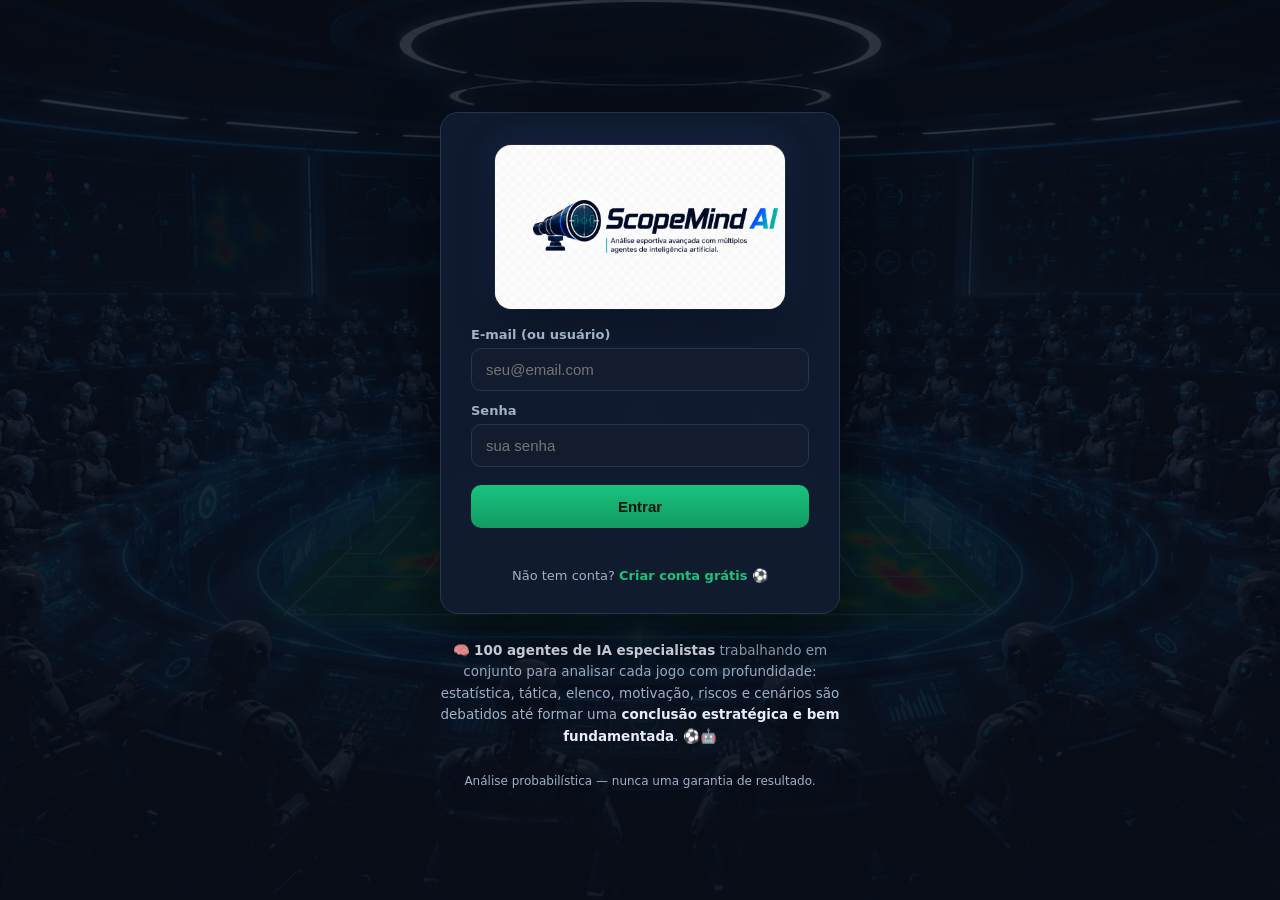
<file: web/index.html>
<!DOCTYPE html>
<html lang="pt-BR">
<head>
  <meta charset="UTF-8" />
  <meta name="viewport" content="width=device-width, initial-scale=1.0" />
  <title>ScopeMind AI — Análise esportiva avançada com IA</title>
  <link rel="stylesheet" href="styles.css" />
  <link rel="manifest" href="/manifest.json" />
  <meta name="theme-color" content="#0b1220" />
  <link rel="icon" href="/icon-192.png" />
  <link rel="apple-touch-icon" href="/icon-192.png" />
</head>
<body>

  <!-- ====================== TELA DE LOGIN ====================== -->
  <section id="tela-login" class="login-wrap">
    <div class="login-card">
      <img class="login-logo-img" src="/imagens/Logo.png" alt="ScopeMind AI — Análise esportiva avançada com múltiplos agentes de inteligência artificial" />
      <form id="form-login">
        <label>E-mail (ou usuário)</label>
        <input id="in-usuario" type="text" autocomplete="username" value="" placeholder="seu@email.com" />
        <label>Senha</label>
        <input id="in-senha" type="password" autocomplete="current-password" value="" placeholder="sua senha" />
        <button type="submit" class="btn-primario">Entrar</button>
        <p id="erro-login" class="erro"></p>
      </form>
      <p class="troca-form" id="wrap-ir-cadastro">Não tem conta? <a id="ir-cadastro">Criar conta grátis ⚽</a></p>

      <form id="form-cadastro" class="hidden">
        <label>Nome</label>
        <input id="cad-nome" type="text" placeholder="Seu nome completo" />
        <label>E-mail</label>
        <input id="cad-email" type="email" placeholder="seu@email.com" />
        <label>Senha</label>
        <input id="cad-senha" type="password" placeholder="crie uma senha" />
        <button type="submit" class="btn-primario">Criar conta — 3 dias de VIP grátis 🎁</button>
        <p id="erro-cadastro" class="erro"></p>
      </form>
      <p class="troca-form hidden" id="wrap-ir-login"><a id="ir-login">← Já tenho conta</a></p>
    </div>
    <div class="venda-login">
      <p>🧠 <b>100 agentes de IA especialistas</b> trabalhando em conjunto para analisar cada jogo com
        profundidade: estatística, tática, elenco, motivação, riscos e cenários são debatidos até
        formar uma <b>conclusão estratégica e bem fundamentada</b>. ⚽🤖</p>
    </div>
    <p class="rodape-login">Análise probabilística — nunca uma garantia de resultado.</p>
  </section>

  <!-- ====================== APLICATIVO ====================== -->
  <div id="tela-app" class="hidden">
    <header class="topo">
      <div class="topo-esq">
        <button id="btn-menu" class="btn-hamburguer" aria-label="Abrir menu" title="Menu">☰</button>
        <span class="logo-mini">🔭 ScopeMind <b>AI</b></span>
        <span id="badge-modo" class="badge badge-demo">modo demonstração</span>
        <span id="saudacao" class="saudacao"></span>
      </div>
      <div class="topo-dir">
        <span id="badge-cliente" class="badge-cliente hidden"></span>
        <button id="btn-config" class="btn-icone" title="Configurações (chaves)">⚙️</button>
        <button id="btn-sair" class="btn-icone" title="Sair">⎋ Sair</button>
      </div>
    </header>

    <nav class="menu-principal" id="menu">
      <div class="menu-cab"><span>🔭 Menu</span><button id="btn-menu-fechar" class="menu-fechar" aria-label="Fechar menu">✕</button></div>
      <div class="menu-usuario" id="menu-usuario">
        <div class="mu-avatar" id="mu-avatar">?</div>
        <div class="mu-info">
          <div class="mu-nome" id="mu-nome">—</div>
          <div class="mu-status" id="mu-status"></div>
        </div>
      </div>
      <button class="menu-item ativa" data-secao="agenda">🎯 Radar de Oportunidades</button>
      <button class="menu-item" data-secao="encerrados">✅ Encerrados</button>
      <button class="menu-item" data-secao="placar">📈 Placar de Acertos da IA</button>
      <button class="menu-item" data-secao="relatorios">📄 Relatórios salvos</button>
      <button class="menu-item" data-secao="comunidade">🎮 Placar da Comunidade</button>
      <button class="menu-item" data-secao="chat">💬 Chat ao vivo</button>
      <button class="menu-item" data-secao="conta">👤 Conta</button>
    </nav>
    <div id="menu-overlay" class="menu-overlay"></div>

    <!-- ---------- SEÇÃO: AGENDA ---------- -->
    <section id="secao-agenda">
      <nav class="abas">
        <button class="aba ativa" data-periodo="hoje">Hoje <span class="aba-data" id="data-hoje"></span></button>
        <button class="aba" data-periodo="amanha">Amanhã <span class="aba-data" id="data-amanha"></span></button>
        <button id="btn-atualizar" class="btn-atualizar" title="Atualizar agenda">↻ Atualizar</button>
      </nav>
      <div class="barra-ferramentas hidden">
        <input id="busca" type="text" autocomplete="off" />
        <select id="filtro-liga"><option value="">Todos os campeonatos</option></select>
        <button id="btn-favoritos" class="btn-mini">⭐ Favoritos</button>
        <button id="btn-expandir" class="btn-mini">⊞ Expandir</button>
        <button id="btn-recolher" class="btn-mini">⊟ Recolher</button>
        <button id="btn-alertas" class="btn-mini">🔔 Alertas</button>
      </div>
      <main>
        <div class="radar-intro">
          <h2 class="radar-titulo">🎯 Radar de Oportunidades</h2>
          <p class="radar-sub">Análises automáticas dos jogos, organizadas por mercados, confiança e risco. <b>São probabilidades — nunca garantia de resultado.</b></p>
        </div>
        <div id="resumo" class="resumo"></div>
        <div id="info-periodo" class="info-periodo"></div>
        <div id="radar-filtros" class="rdr-filtros hidden">
          <select id="rf-mercado" class="rdr-fsel" title="Filtrar por mercado">
            <option value="">🎲 Todos os mercados</option>
            <option value="RESULTADO">⚽ Resultado</option>
            <option value="GOLS">📊 Gols</option>
            <option value="ESCANTEIOS">🚩 Escanteios</option>
            <option value="MARCADORES">🎯 Marcadores</option>
            <option value="PLACAR">🔢 Placar exato</option>
          </select>
          <select id="rf-risco" class="rdr-fsel" title="Filtrar por risco">
            <option value="">🛡️ Qualquer risco</option>
            <option value="Baixo">🟢 Risco baixo</option>
            <option value="Médio">🟡 Risco médio</option>
            <option value="Alto">🔴 Risco alto</option>
          </select>
          <button id="rf-forte" class="rdr-ftog" data-on="0">🔥 Só fortes</button>
          <button id="rf-alta" class="rdr-ftog" data-on="0">⭐ Alta confiança</button>
          <button id="rf-limpar" class="rdr-flimpar hidden">✕ Limpar filtros</button>
        </div>
        <div id="radar-destaques"></div>
        <div id="lista-jogos"></div>
      </main>
    </section>

    <!-- ---------- SEÇÃO: AO VIVO ---------- -->
    <section id="secao-aovivo" class="hidden">
      <main>
        <div id="info-aovivo" class="info-periodo"></div>
        <div id="lista-aovivo"></div>
      </main>
    </section>

    <!-- ---------- SEÇÃO: ENCERRADOS ---------- -->
    <section id="secao-encerrados" class="hidden">
      <main>
        <div id="info-encerrados" class="info-periodo">✅ Jogos já encerrados (ontem e hoje), com o placar final.</div>
        <div id="lista-encerrados"></div>
      </main>
    </section>

<!-- ---------- SEÇÃO: PLACAR DE ACERTOS ---------- -->
    <section id="secao-placar" class="hidden">
      <main>
        <div class="info-periodo">📈 Desempenho das análises: comparamos o <b>palpite da IA</b> com o
          <b>resultado real</b> (jogos de ontem e hoje). É a credibilidade do sistema, na prática.</div>
        <div id="placar-resumo" class="resumo"></div>
        <div id="placar-lista" class="grade-jogos"></div>
      </main>
    </section>

    <!-- ---------- SEÇÃO: RELATÓRIOS ---------- -->
    <section id="secao-relatorios" class="hidden">
      <main>
        <div class="info-periodo">📄 Suas análises ficam salvas aqui. Reabrir é <b>grátis</b> (não usa a IA).</div>
        <div id="lista-relatorios" class="grade-jogos"></div>
      </main>
    </section>

    <!-- ---------- SEÇÃO: PLACAR DA COMUNIDADE ---------- -->
    <section id="secao-comunidade" class="hidden">
      <main>
        <div class="com-cabecalho">
          <h2 class="com-titulo">🎮 Placar da Comunidade</h2>
          <p class="com-sub">Palpite nos jogos, ganhe XP e suba no ranking da comunidade.</p>
          <p class="com-desc">Dê seu palpite gratuito para os placares dos jogos, acumule XP quando acertar
            e dispute posições no ranking da comunidade ScopeMind AI.</p>
        </div>

        <div id="com-xpcard" class="com-xpcard"><div class="vazio">Carregando seu perfil…</div></div>

        <nav class="com-subtabs">
          <button class="com-subtab ativa" data-subtab="palpitar">⚽ Palpitar</button>
          <button class="com-subtab" data-subtab="ranking">🏆 Ranking</button>
          <button class="com-subtab" data-subtab="desempenho">📊 Meu desempenho</button>
          <button class="com-subtab com-so-admin hidden" data-subtab="admin">🛠️ Admin</button>
        </nav>

        <!-- PALPITAR -->
        <div id="com-pane-palpitar" class="com-pane">
          <div class="com-filtros">
            <select id="com-filtro-liga"><option value="">Todas as competições</option></select>
            <select id="com-filtro-status">
              <option value="abertos">Abertos para palpite</option>
              <option value="andamento">Em andamento / ao vivo</option>
              <option value="finalizados">Finalizados</option>
              <option value="todos">Todos os jogos</option>
            </select>
            <button id="com-atualizar" class="btn-mini" title="Atualizar jogos">↻ Atualizar</button>
          </div>
          <div id="com-jogos"><div class="vazio">Carregando jogos…</div></div>
        </div>

        <!-- RANKING -->
        <div id="com-pane-ranking" class="com-pane hidden">
          <nav class="com-faixas">
            <button class="com-faixa ativa" data-faixa="geral">Geral</button>
            <button class="com-faixa" data-faixa="top1000">🔭 Top 1000</button>
            <button class="com-faixa" data-faixa="top100">🛡️ Top 100</button>
            <button class="com-faixa" data-faixa="top50">🥈 Top 50</button>
            <button class="com-faixa" data-faixa="top10">🏆 Top 10</button>
            <button class="com-faixa" data-faixa="top3">👑 Top 3</button>
          </nav>
          <div id="com-podio" class="com-podio"></div>
          <div id="com-ranking-tabela"></div>
        </div>

        <!-- MEU DESEMPENHO -->
        <div id="com-pane-desempenho" class="com-pane hidden">
          <div id="com-desempenho"><div class="vazio">Carregando…</div></div>
        </div>

        <!-- ADMIN -->
        <div id="com-pane-admin" class="com-pane hidden">
          <div class="com-admin-box">
            <div class="com-admin-acoes">
              <button id="com-admin-reprocessar" class="btn-mini">🔄 Reprocessar jogos</button>
              <button id="com-admin-exp-ranking" class="btn-mini">⬇️ Ranking (CSV)</button>
              <button id="com-admin-exp-palpites" class="btn-mini">⬇️ Palpites (CSV)</button>
            </div>
            <div class="com-admin-form">
              <h4>📝 Registrar resultado / marcar jogo</h4>
              <p class="aviso-pequeno">Cole a <b>chave</b> do jogo (aparece em "Palpites recebidos" abaixo) e
                informe o placar final, ou marque como adiado/cancelado. Normalmente o sistema já pega o
                resultado oficial sozinho — use isto só em casos especiais.</p>
              <input id="com-adm-chave" placeholder="chave do jogo (ex.: id-12345)" />
              <div class="com-adm-placar">
                <input id="com-adm-h" type="number" min="0" max="20" placeholder="casa" />
                <span class="com-x">x</span>
                <input id="com-adm-a" type="number" min="0" max="20" placeholder="fora" />
                <button id="com-adm-resultado" class="btn-primario">Registrar placar</button>
              </div>
              <div class="com-adm-marcar">
                <button id="com-adm-adiar" class="btn-mini">⏸️ Marcar adiado</button>
                <button id="com-adm-cancelar" class="btn-mini perigo">✖️ Marcar cancelado</button>
              </div>
            </div>
            <div class="com-admin-form">
              <h4>⚖️ Ajustar XP / bloquear usuário</h4>
              <input id="com-adm-usuario" placeholder="e-mail do usuário" />
              <div class="com-adm-placar">
                <input id="com-adm-xp" type="number" placeholder="XP (+/-)" />
                <input id="com-adm-motivo" placeholder="motivo do ajuste" />
                <button id="com-adm-ajustar" class="btn-primario">Aplicar XP</button>
              </div>
              <div class="com-adm-marcar">
                <button id="com-adm-bloquear" class="btn-mini perigo">🚫 Bloquear</button>
                <button id="com-adm-desbloquear" class="btn-mini">✅ Desbloquear</button>
              </div>
            </div>
            <h4>👥 Participantes</h4>
            <div id="com-admin-usuarios" class="com-admin-lista"></div>
            <h4>🗒️ Palpites recebidos</h4>
            <input id="com-admin-busca-palpite" placeholder="🔎 filtrar por usuário ou jogo" />
            <div id="com-admin-palpites" class="com-admin-lista"></div>
          </div>
        </div>

        <div class="com-aviso-resp">
          <p>⚠️ Os palpites da comunidade são apenas recreativos e <b>não representam garantia de resultado</b>.</p>
          <p>Este módulo é gratuito, recreativo e <b>não envolve dinheiro, apostas, prêmios financeiros ou
            promessas de acerto</b>.</p>
        </div>
      </main>
    </section>

    <!-- ---------- SEÇÃO: CHAT AO VIVO ---------- -->
    <section id="secao-chat" class="hidden">
      <main>
        <!-- Painel do administrador (liberar VIP / moderar) — só admin -->
        <div id="chat-admin" class="chat-admin hidden">
          <div class="chat-admin-cab">
            <span>👑 Administração do chat — libere o <b>VIP</b> e modere os membros</span>
            <button id="btn-admin-recarregar" class="btn-mini" title="Recarregar lista">↻ Atualizar</button>
            <button id="btn-chat-limpar" class="btn-mini" title="Apagar todo o histórico do chat">🗑️ Limpar chat</button>
          </div>
          <div id="chat-admin-lista" class="chat-admin-lista"></div>
        </div>

        <!-- Bloqueado (cliente que ainda não é VIP) -->
        <div id="chat-bloqueado" class="chat-bloqueado hidden">
          <div class="cb-icone">🔒</div>
          <h3>Chat exclusivo para membros VIP</h3>
          <p>O <b>Chat ao vivo</b> é um espaço só para membros <b>VIP</b> trocarem ideia sobre os jogos,
            escalações e novidades em tempo real.</p>
          <p>Sua conta ainda <b>não é VIP</b>. Fale com o suporte para liberar o acesso. ⭐</p>
          <a class="btn-wpp" target="_blank" rel="noopener"
             href="https://wa.me/5582920012133?text=Ola%2C%20vim%20do%20ScopeMind%20AI%20e%20quero%20liberar%20meu%20acesso%20VIP.">💬 Falar com o suporte no WhatsApp</a>
        </div>

        <!-- Área do chat -->
        <div id="chat-area" class="chat-area hidden">
          <div class="chat-regras">💬 <b>Regras do chat:</b> fale só sobre <b>jogos, escalações e novidades</b>.
            Respeito sempre. Mensagens ofensivas podem ser denunciadas 🚩 — após
            <b>3 denúncias</b> a mensagem some, e quem repete leva <b>suspensão automática</b>.</div>
          <div id="chat-mensagens" class="chat-mensagens">
            <div class="vazio">Carregando o chat…</div>
          </div>
          <div id="chat-suspenso" class="chat-suspenso hidden">🚫 Sua conta está <b>suspensa</b> no chat por denúncias.
            Você pode ler, mas não enviar mensagens.</div>
          <form id="chat-form" class="chat-form">
            <input id="chat-input" type="text" maxlength="500" autocomplete="off"
              placeholder="Escreva sobre os jogos…" />
            <button type="submit" class="btn-primario">Enviar</button>
          </form>
        </div>
      </main>
    </section>

    <!-- ---------- SEÇÃO: CONTA ---------- -->
    <section id="secao-conta" class="hidden">
      <main>
        <div class="conta-cabecalho">
          <div class="conta-avatar" id="conta-avatar">?</div>
          <div class="conta-id">
            <div class="conta-nome" id="conta-nome">—</div>
            <div class="conta-email" id="conta-email">—</div>
            <div id="conta-badge"></div>
          </div>
        </div>

        <div id="conta-vip" class="conta-card"><div class="vazio">Carregando…</div></div>

        <!-- Pagamentos e Assinatura VIP (Mercado Pago) -->
        <div id="pagamento-card" class="conta-card pag-card hidden">
          <h2 class="pag-titulo">💳 Pagamentos e Assinatura VIP</h2>
          <p class="pag-sub">Continue usando sem limites e desbloqueie todos os recursos da plataforma.</p>

          <div class="pag-plano">
            <div class="pag-plano-topo">
              <span class="pag-plano-nome">⭐ Plano VIP</span>
              <span class="pag-preco"><s class="pag-de" id="pag-de">R$ 99,90</s> <b id="pag-por">R$ 49,90</b><small>/mês</small></span>
            </div>
            <div class="pag-promo" id="pag-promo"></div>
            <ul class="pag-beneficios" id="pag-beneficios"></ul>
          </div>

          <div id="pag-status" class="pag-status"></div>

          <div id="pag-acoes" class="pag-acoes">
            <button id="btn-pix" class="btn-pix">📲 Pagar com Pix</button>
            <button id="btn-cartao" class="btn-cartao">💳 Pagar com Cartão</button>
          </div>

          <div id="pag-pix-area" class="pag-pix hidden">
            <p class="pag-pix-tit">Escaneie o QR Code no app do seu banco, ou copie o código:</p>
            <img id="pag-qr" class="pag-qr" alt="QR Code do Pix" />
            <textarea id="pag-pix-codigo" class="pag-pix-codigo" readonly rows="3"></textarea>
            <div class="pag-pix-btns">
              <button id="btn-copiar-pix" class="btn-secundario">📋 Copiar código Pix</button>
              <button id="btn-verificar" class="btn-primario">🔄 Verificar pagamento</button>
            </div>
            <p class="pag-pix-aviso">Assim que o pagamento for confirmado, seu VIP é liberado <b>automaticamente</b>.</p>
          </div>

          <p id="pag-msg" class="pag-msg"></p>
        </div>

        <!-- Painel admin: pagamentos -->
        <div id="pag-admin-card" class="conta-card hidden">
          <h3>🧾 Pagamentos recebidos (admin)</h3>
          <div id="pag-admin-lista"><div class="vazio">Carregando…</div></div>
          <div class="pag-admin-liberar">
            <h4>🔓 Liberar VIP manualmente (emergência)</h4>
            <input id="pag-admin-email" type="email" placeholder="E-mail do cliente" />
            <button id="btn-liberar-vip" class="btn-secundario">Liberar VIP deste cliente</button>
            <p id="pag-admin-msg" class="ok"></p>
          </div>
        </div>

        <div id="conta-senha-card" class="conta-card hidden">
          <h3>🔑 Trocar senha</h3>
          <input id="conta-senha-atual" type="password" placeholder="Senha atual" autocomplete="current-password" />
          <input id="conta-senha-nova" type="password" placeholder="Nova senha (mín. 4 caracteres)" autocomplete="new-password" />
          <button id="btn-trocar-senha" class="btn-primario">Salvar nova senha</button>
          <p id="conta-senha-msg" class="ok"></p>
        </div>

        <div class="conta-card">
          <h3>💬 Suporte com o desenvolvedor</h3>
          <p class="aviso-pequeno">Precisa de ajuda, quer virar VIP ou renovar seu plano? Fale direto comigo:</p>
          <a class="btn-wpp" target="_blank" rel="noopener"
             href="https://wa.me/5582920012133?text=Ola%2C%20vim%20do%20ScopeMind%20AI%20e%20preciso%20de%20ajuda.">💬 Falar no WhatsApp</a>
        </div>
      </main>
    </section>

    <footer class="rodape-app">
      <b>🔭 ScopeMind AI</b> — 100 agentes de IA especialistas analisando cada jogo para entregar
      a análise mais completa e fundamentada do mercado.
      <span class="rodape-aviso">⚠️ Análise probabilística e educativa — nunca uma garantia de resultado.</span>
    </footer>
    <a id="wpp-flutuante" class="wpp-flutuante hidden" target="_blank" rel="noopener"
       title="Falar com o suporte no WhatsApp"
       href="https://wa.me/5582920012133?text=Ola%2C%20vim%20do%20ScopeMind%20AI%20e%20preciso%20de%20ajuda.">💬 Suporte</a>
  </div>

  <!-- ====================== JANELA: DETALHES DO JOGO (grátis) ====================== -->
  <div id="modal-detalhes" class="modal hidden">
    <div class="modal-conteudo">
      <button class="fechar" data-fechar="modal-detalhes">✕</button>
      <h2 id="det-titulo">Detalhes do jogo</h2>
      <div id="det-info" class="det-info"></div>
      <div id="det-tem-salvo" class="aviso-salvo hidden">📄 Este jogo já tem uma análise salva.</div>
      <div id="det-encerrado" class="aviso-encerrado hidden">✅ Jogo encerrado — análise com IA indisponível (economia: não faz sentido analisar um jogo que já acabou).</div>
      <div class="det-acoes">
        <button id="btn-ver-salvo" class="btn-secundario hidden">📄 Ver análise salva (grátis)</button>
        <button id="btn-analisar-ia" class="btn-primario">🧠 Analisar com IA</button>
      </div>
      <p id="det-custo-aviso" class="aviso-pequeno">⚠️ Só a <b>análise com IA</b> gasta alguns centavos (usa os 10 agentes).
        Ver a agenda e as análises salvas é de graça.</p>
    </div>
  </div>

  <!-- ====================== JANELA: PREPARANDO ANÁLISE (cliente) ====================== -->
  <div id="modal-preparando" class="prep hidden">
    <div class="prep-bg"></div>
    <div class="prep-veu"></div>
    <div class="prep-conteudo">
      <div class="prep-anel">
        <div class="prep-anel-girando"></div>
        <div class="prep-num" id="prep-num">30</div>
      </div>
      <div class="prep-titulo">🧠 <b>100 agentes de IA</b> analisando a partida</div>
      <div class="prep-jogo" id="prep-jogo"></div>
      <div class="prep-fase" id="prep-fase">Cruzando estatísticas e escalações…</div>
      <div class="prep-barra"><div class="prep-barra-fill" id="prep-barra-fill"></div></div>
      <div class="prep-aviso">⏳ Aguarde — sua análise profissional está sendo gerada. Não feche esta janela.</div>
    </div>
  </div>

  <!-- ====================== JANELA: RELATÓRIO ====================== -->
  <div id="modal-relatorio" class="modal hidden">
    <div class="modal-conteudo grande">
      <button class="fechar" data-fechar="modal-relatorio">✕</button>
      <h2 id="rel-titulo">Análise da partida</h2>
      <div id="rel-meta" class="meta"></div>
      <div id="rel-carregando" class="carregando hidden">
        <div class="spinner"></div>
        <p id="carregando-texto">Os agentes especialistas estão debatendo a partida…</p>
      </div>
      <div id="rel-conteudo" class="relatorio hidden">
        <div id="rel-desatualizado" class="aviso-desatualizado hidden">⚠️ Esta análise pode estar
          desatualizada (o jogo ainda vai acontecer e a análise já tem um tempo). Vale refazer.</div>
        <div id="rel-badge-conf"></div>
        <div id="rel-corpo"></div>
        <p class="disclaimer">⚠️ Análise probabilística baseada em dados e contexto. O futebol é
          imprevisível — nenhuma análise elimina o risco.</p>
        <div class="rel-acoes">
          <button id="btn-refazer-rel" class="btn-secundario hidden">🔄 Refazer análise (gasta créditos)</button>
          <button id="btn-excluir-rel" class="btn-excluir hidden">🗑️ Excluir</button>
        </div>
      </div>
    </div>
  </div>

  <!-- ====================== JANELA: DETALHES DO RADAR (POR ABAS) ====================== -->
  <div id="modal-radar" class="modal hidden">
    <div class="modal-conteudo grande">
      <button class="fechar" data-fechar="modal-radar">✕</button>
      <div id="rdr-modal-head" class="rdr-modal-head"></div>
      <div id="rdr-modal-tabs" class="rdr-modal-tabs"></div>
      <div id="rdr-modal-corpo" class="rdr-modal-corpo"></div>
      <p class="disclaimer">⚠️ Leituras probabilísticas por mercado, geradas pelos agentes de IA. São
        probabilidades — o futebol é imprevisível e nenhuma análise elimina o risco.</p>
      <div class="rdr-modal-rod">
        <button id="rdr-modal-completa" class="btn-primario">🔮 Ver análise completa</button>
      </div>
    </div>
  </div>

  <!-- ====================== JANELA: CONFIGURAÇÕES ====================== -->
  <div id="modal-config" class="modal hidden">
    <div class="modal-conteudo">
      <button class="fechar" data-fechar="modal-config">✕</button>
      <h2>⚙️ Configurações</h2>
      <p class="aviso-pequeno">As chaves ficam salvas só no seu computador (config.json).</p>

      <label>Chave da IA — Anthropic (Claude) <span class="obrig">*obrigatória p/ análise</span></label>
      <input id="cfg-anthropic" type="password" placeholder="sk-ant-... (deixe em branco p/ manter a atual)" />
      <a class="link" href="https://console.anthropic.com/settings/keys" target="_blank">Como obter a chave da IA ↗</a>

      <label>Chave de dados de futebol — API-Football <span class="opc">(opcional, p/ jogos ao vivo)</span></label>
      <input id="cfg-football" type="password" placeholder="cole a chave aqui" />
      <a class="link" href="https://dashboard.api-football.com/register" target="_blank">Como obter a chave de jogos (grátis) ↗</a>

      <label>Modelo da IA</label>
      <select id="cfg-modelo">
        <option value="claude-opus-4-8">Opus 4.8 — máximo "doutor" (mais caro)</option>
        <option value="claude-sonnet-4-6">Sonnet 4.6 — ótimo e mais barato</option>
        <option value="claude-haiku-4-5-20251001">Haiku 4.5 — mais rápido/barato</option>
      </select>

      <label>🎟️ Análises avulsas grátis por cliente</label>
      <input id="cfg-limite" type="number" min="0" step="1" placeholder="0" />
      <p class="aviso-pequeno">Deixe <b>0</b> — o acesso grátis agora é o <b>teste VIP de 3 dias</b> após o cadastro.
        (Este campo só existe se um dia você quiser dar análises avulsas grátis ao cliente comum.)</p>

      <label>⏳ Duração do VIP (dias)</label>
      <input id="cfg-vipdias" type="number" min="1" step="1" placeholder="30" />
      <p class="aviso-pequeno">Quantos dias o VIP dura quando você libera alguém. <b>Renovar</b> = clicar em
        "Tornar VIP" de novo (reinicia a contagem). Vale para os próximos VIPs.</p>

      <label class="check-linha">
        <input id="cfg-auto" type="checkbox" />
        <span>Reanalisar jogos salvos automaticamente a cada 6h <b>(GASTA créditos)</b></span>
      </label>
      <p class="aviso-pequeno">A agenda e os dados atualizam de graça sozinhos. Esta opção liga a
        <b>reanálise por IA</b> automática (apenas dos jogos salvos que vão acontecer em até 2 dias).</p>

      <label class="check-linha">
        <input id="cfg-busca" type="checkbox" />
        <span>🔎 Buscar informações <b>recentes na web</b> ao analisar <b>(mais preciso, gasta um pouco mais)</b></span>
      </label>
      <p class="aviso-pequeno">Quando ligado, a IA pesquisa na internet a escalação provável, lesões e os
        jogadores em forma <b>dos últimos dias</b> antes de concluir — evita citar jogador que já saiu do clube.
        Precisa que a <b>busca na web esteja habilitada</b> na sua conta da Anthropic (console). Custa ~US$0,01 por
        busca + tokens. Se a busca não estiver disponível, a análise sai normalmente sem ela.</p>

      <button id="btn-salvar-config" class="btn-primario">Salvar</button>
      <p id="config-ok" class="ok"></p>
      <p id="cfg-ultima" class="aviso-pequeno"></p>
    </div>
  </div>

  <div id="toast" class="toast hidden"></div>

  <!-- Bloqueio temporário no celular (libera depois) -->
  <div id="bloqueio-celular" class="hidden">
    <div class="bc-card">
      <div class="bc-logo">🔭</div>
      <h2>Disponível no computador 💻</h2>
      <p>Por enquanto, o <b>ScopeMind AI</b> funciona melhor no <b>computador</b>. Em breve vamos liberar o acesso completo pelo <b>celular</b>! 🚀</p>
      <p class="bc-dica">👉 Acesse <b>scopemind-ai.com.br</b> pelo seu computador para usar agora.</p>
      <a class="btn-wpp" target="_blank" rel="noopener"
         href="https://wa.me/5582920012133?text=Ola%2C%20quero%20usar%20o%20ScopeMind%20AI%20e%20tenho%20uma%20duvida.">💬 Falar no WhatsApp</a>
    </div>
  </div>

  <!-- Tela inicial: Cérebro de Análise ao Vivo (carregado isolado num iframe) -->
  <div id="cerebro-overlay" class="hidden"><iframe id="cerebro-frame" title="Cérebro de Análise ao Vivo"></iframe></div>

  <script src="app.js"></script>
</body>
</html>
</file>
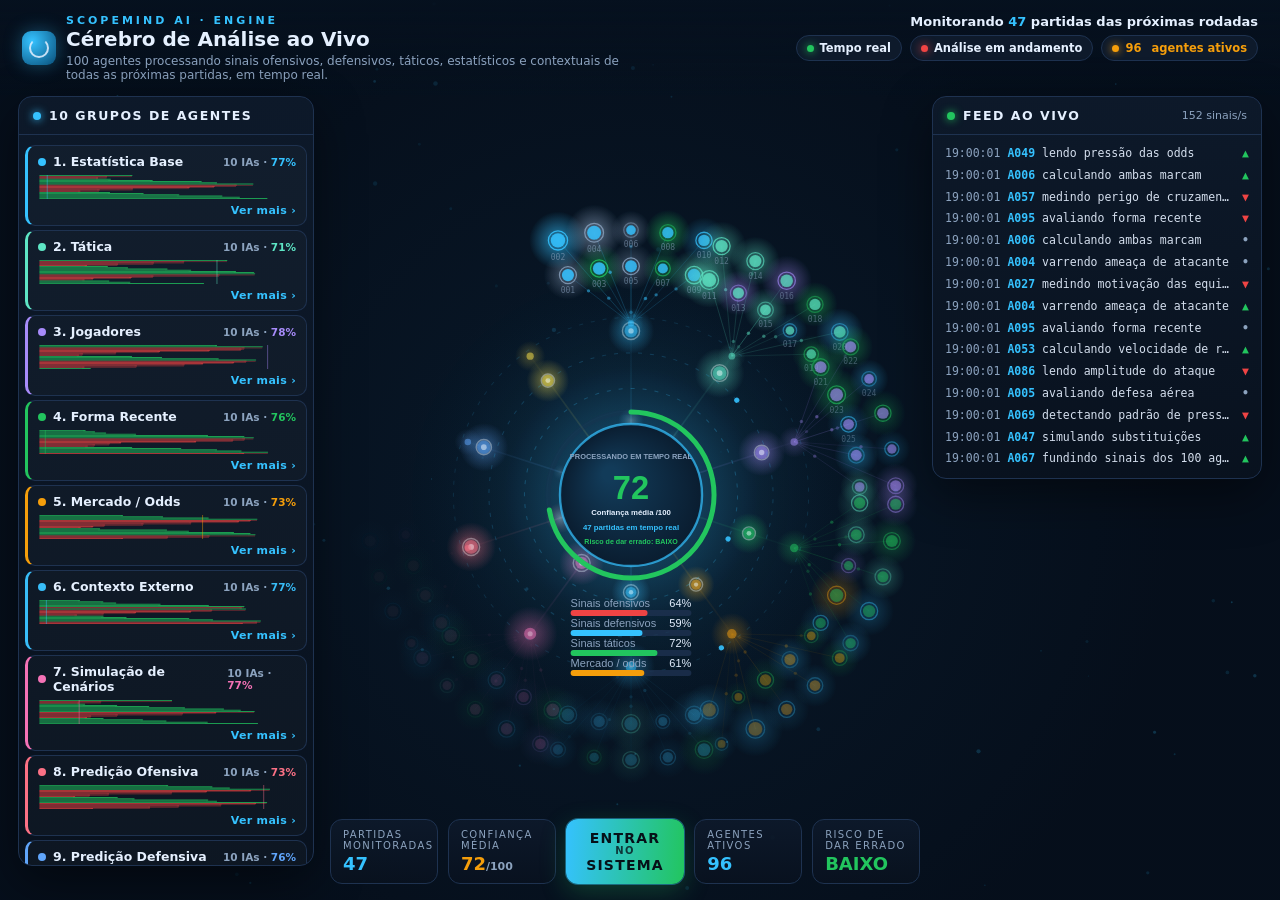
<file: web/cerebro.html>
<!doctype html>
<html lang="pt-BR">
<head>
<meta charset="utf-8">
<meta name="viewport" content="width=device-width, initial-scale=1, maximum-scale=1">
<title>Cérebro de Análise ao Vivo — ScopeMind AI</title>
<style>
  :root{
    --bg:#06111F; --panel:#0E1A2B; --border:#1E3250; --primary:#35C2FF;
    --secondary:#22C55E; --warning:#F59E0B; --danger:#EF4444;
    --text:#E5F0FF; --muted:#8CA3BF; --glow:rgba(53,194,255,.35);
  }
  *{box-sizing:border-box; -webkit-tap-highlight-color:transparent}
  html,body{margin:0; height:100%; background:var(--bg); color:var(--text);
    font-family:"Segoe UI",system-ui,-apple-system,Roboto,Arial,sans-serif; overflow:hidden}
  #stage{position:fixed; inset:0; overflow:hidden}
  canvas#scene{position:absolute; inset:0; display:block}

  /* ===== Cabeçalho ===== */
  #header{position:absolute; top:0; left:0; right:0; padding:14px 22px;
    display:flex; align-items:flex-start; gap:18px; pointer-events:none;
    background:linear-gradient(180deg, rgba(6,17,31,.88) 0%, rgba(6,17,31,0) 100%); z-index:6}
  #header .brand{display:flex; align-items:center; gap:10px; pointer-events:auto}
  .logo-mark{width:34px;height:34px;border-radius:9px;
    background:radial-gradient(circle at 30% 30%, #35C2FF, #0a4f7a);
    box-shadow:0 0 18px var(--glow); position:relative; flex:0 0 auto}
  .logo-mark::after{content:""; position:absolute; inset:7px; border-radius:50%;
    border:2px solid rgba(229,240,255,.85); border-top-color:transparent; animation:spin 3.2s linear infinite}
  .h-titles{min-width:0}
  .h-kicker{font-size:11px; letter-spacing:3px; color:var(--primary); font-weight:700; text-transform:uppercase}
  .h-title{font-size:20px; font-weight:800; line-height:1.15; margin-top:1px}
  .h-sub{font-size:12px; color:var(--muted); margin-top:3px; max-width:560px}
  .h-right{margin-left:auto; display:flex; flex-direction:column; align-items:flex-end; gap:6px; pointer-events:auto}
  .chips{display:flex; gap:8px; flex-wrap:wrap; justify-content:flex-end}
  .chip{display:inline-flex; align-items:center; gap:6px; font-size:11.5px; font-weight:700;
    padding:5px 10px; border-radius:999px; background:var(--panel); border:1px solid var(--border)}
  .chip .dot{width:7px;height:7px;border-radius:50%; background:var(--secondary); box-shadow:0 0 8px var(--secondary)}
  .chip.live .dot{background:var(--danger); box-shadow:0 0 10px var(--danger); animation:blink 1.1s infinite}
  .chip.amber{color:var(--warning)}
  .h-mon{font-size:13px; color:var(--text); font-weight:700}
  .h-mon b{color:var(--primary)}
  .switcher{display:flex; gap:4px; background:var(--panel); border:1px solid var(--border); border-radius:10px; padding:4px}
  .switcher button{font:inherit; font-size:11.5px; font-weight:700; color:var(--muted); background:transparent;
    border:0; padding:6px 12px; border-radius:7px; cursor:pointer; transition:.18s}
  .switcher button.on{background:linear-gradient(180deg,#13314f,#0c2238); color:var(--text); box-shadow:0 0 0 1px var(--border)}

  /* ===== Painel esquerdo: 10 grupos ===== */
  #groups{position:absolute; top:96px; left:18px; width:296px; max-height:calc(100% - 130px);
    background:linear-gradient(180deg, rgba(14,26,43,.92), rgba(9,18,31,.92));
    border:1px solid var(--border); border-radius:14px; backdrop-filter:blur(6px);
    display:flex; flex-direction:column; overflow:hidden; z-index:6; box-shadow:0 16px 50px rgba(0,0,0,.45)}
  #groups .g-head{display:flex; align-items:center; gap:8px; padding:11px 14px; border-bottom:1px solid var(--border)}
  #groups .g-head h3{margin:0; font-size:12.5px; letter-spacing:1.5px; text-transform:uppercase}
  #groups .g-head .dot{width:8px;height:8px;border-radius:50%;background:var(--primary);box-shadow:0 0 8px var(--primary);animation:blink 1.3s infinite}
  #glist{overflow-y:auto; overflow-x:hidden; padding:6px}
  #glist::-webkit-scrollbar{width:6px} #glist::-webkit-scrollbar-thumb{background:var(--border); border-radius:4px}
  .g-block{display:block; width:100%; text-align:left; cursor:pointer; margin:4px 0; padding:8px 10px;
    background:rgba(255,255,255,.02); border:1px solid var(--border); border-left-width:3px; border-radius:10px;
    transition:.15s; font:inherit; color:var(--text)}
  .g-block:hover{background:rgba(53,194,255,.08); transform:translateX(2px)}
  .g-block .g-top{display:flex; align-items:center; gap:7px}
  .g-block .g-dot{width:8px;height:8px;border-radius:50%; flex:0 0 auto; animation:pulseDot 1.6s infinite}
  .g-block .g-name{font-size:12.5px; font-weight:700}
  .g-block .g-meta{margin-left:auto; font-size:10.5px; color:var(--muted); font-weight:700}
  .g-block canvas{display:block; width:100%; height:24px; margin-top:6px}
  .g-block .g-more{margin-top:5px; font-size:11px; font-weight:800; text-align:right; color:var(--primary); letter-spacing:.3px}

  /* ===== Feed lateral ===== */
  #feed{position:absolute; top:96px; right:18px; width:330px; max-height:calc(100% - 130px);
    background:linear-gradient(180deg, rgba(14,26,43,.92), rgba(9,18,31,.92));
    border:1px solid var(--border); border-radius:14px; backdrop-filter:blur(6px);
    display:flex; flex-direction:column; overflow:hidden; z-index:6; box-shadow:0 16px 50px rgba(0,0,0,.45)}
  #feed .f-head{display:flex; align-items:center; gap:8px; padding:11px 14px; border-bottom:1px solid var(--border)}
  #feed .f-head .dot{width:8px;height:8px;border-radius:50%;background:var(--secondary);box-shadow:0 0 8px var(--secondary);animation:blink 1.3s infinite}
  #feed .f-head h3{margin:0; font-size:12.5px; letter-spacing:1.5px; text-transform:uppercase}
  #feed .f-head .count{margin-left:auto; font-size:11px; color:var(--muted)}
  #feedlist{padding:8px 12px; overflow:hidden; font-family:"Consolas",ui-monospace,monospace; font-size:11.5px; line-height:1.55}
  .f-row{display:flex; gap:7px; padding:2px 0; opacity:0; transform:translateY(-4px); animation:fin .35s forwards}
  .f-row .t{color:var(--muted)}
  .f-row .a{color:var(--primary); font-weight:700; flex:0 0 auto}
  .f-row .m{color:var(--text); opacity:.92; min-width:0; overflow:hidden; text-overflow:ellipsis; white-space:nowrap}
  .f-row .imp{margin-left:auto; font-weight:700}
  .imp.up{color:var(--secondary)} .imp.dn{color:var(--danger)} .imp.nu{color:var(--muted)}

  /* metrics bar */
  #metrics{position:absolute; left:330px; bottom:16px; right:360px; z-index:6;
    display:flex; gap:10px; align-items:stretch}
  .metric{flex:1; background:linear-gradient(180deg, rgba(14,26,43,.9), rgba(9,18,31,.9));
    border:1px solid var(--border); border-radius:12px; padding:9px 12px; min-width:0}
  .metric .lbl{font-size:10px; letter-spacing:1.4px; text-transform:uppercase; color:var(--muted)}
  .metric .val{font-size:18px; font-weight:800; margin-top:2px; white-space:nowrap}
  .metric .val small{font-size:11px; color:var(--muted); font-weight:600}
  .metric.cy .val{color:var(--primary)} .metric.gr .val{color:var(--secondary)}
  .metric.am .val{color:var(--warning)} .metric.rd .val{color:var(--secondary)}
  .metric-btn{flex:1.3; cursor:pointer; border:0; font:inherit; letter-spacing:1.2px;
    color:#061018; background:linear-gradient(95deg,#35C2FF,#22C55E); border-radius:12px;
    display:flex; flex-direction:column; align-items:center; justify-content:center; gap:1px; line-height:1.04;
    box-shadow:0 0 0 1px rgba(53,194,255,.4), 0 8px 26px rgba(34,197,94,.25);
    transition:transform .15s, filter .15s; animation:ctaPulse 2.6s ease-in-out infinite}
  .metric-btn b{font-size:14px; font-weight:800}
  .metric-btn .mid{font-size:10px; font-weight:700; opacity:.78}
  .metric-btn:hover{filter:brightness(1.08); transform:translateY(-2px)}
  @keyframes ctaPulse{0%,100%{box-shadow:0 0 0 1px rgba(53,194,255,.4),0 6px 22px rgba(34,197,94,.22)}
    50%{box-shadow:0 0 0 1px rgba(53,194,255,.75),0 12px 34px rgba(34,197,94,.55)}}
  #toast{position:absolute; left:50%; bottom:82px; transform:translateX(-50%) translateY(8px); z-index:25;
    background:rgba(8,18,32,.96); border:1px solid var(--primary); color:var(--text);
    padding:10px 16px; border-radius:12px; font-size:13px; font-weight:600; opacity:0;
    pointer-events:none; transition:.2s; box-shadow:0 12px 40px rgba(0,0,0,.5)}
  #toast.on{opacity:1; transform:translateX(-50%) translateY(0)}

  /* tooltip + modais */
  #tip{position:absolute; z-index:20; pointer-events:none; max-width:250px; padding:10px 12px;
    background:rgba(8,18,32,.97); border:1px solid var(--primary); border-radius:11px;
    box-shadow:0 12px 40px rgba(0,0,0,.5); font-size:12px; opacity:0; transform:translateY(4px); transition:opacity .12s, transform .12s}
  #tip.on{opacity:1; transform:translateY(0)}
  #tip .tt-name{font-weight:800}
  #tip .tt-cat{font-size:10.5px; letter-spacing:1px; text-transform:uppercase; margin-top:1px}
  #tip .tt-row{display:flex; justify-content:space-between; gap:14px; margin-top:5px; color:var(--muted)}
  #tip .tt-row b{color:var(--text)}
  #tip canvas{margin-top:7px; width:226px; height:34px; display:block; border-radius:6px; background:rgba(255,255,255,.03)}

  .ovl{position:absolute; inset:0; z-index:30; display:none; align-items:center; justify-content:center;
    background:rgba(3,9,17,.62); backdrop-filter:blur(3px)}
  .ovl.on{display:flex; animation:fin .2s}
  .modal-card{width:min(460px,92vw); background:linear-gradient(180deg,#0E1A2B,#091421);
    border:1px solid var(--primary); border-radius:18px; padding:22px; box-shadow:0 30px 80px rgba(0,0,0,.6)}
  .modal-card h2{margin:0 0 2px; font-size:19px}
  .modal-card .mc-cat{font-size:11px; letter-spacing:2px; text-transform:uppercase; font-weight:700}
  .modal-card .mc-grid{display:grid; grid-template-columns:1fr 1fr; gap:10px; margin:16px 0}
  .mc-box{background:rgba(255,255,255,.03); border:1px solid var(--border); border-radius:10px; padding:10px 12px}
  .mc-box .k{font-size:10px; letter-spacing:1px; text-transform:uppercase; color:var(--muted)}
  .mc-box .v{font-size:16px; font-weight:800; margin-top:2px}
  .modal-card p{color:var(--muted); font-size:13px; line-height:1.55; margin:8px 0 0}
  .modal-card .mc-conn{font-size:12px; margin-top:10px}
  .modal-card .mc-conn span{display:inline-block; margin:3px 4px 0 0; padding:3px 9px; border-radius:999px;
    background:rgba(53,194,255,.12); border:1px solid rgba(53,194,255,.35); font-size:11px}
  .mc-close{margin-top:18px; width:100%; font:inherit; font-weight:800; cursor:pointer;
    padding:11px; border-radius:11px; border:0; color:#061018; background:linear-gradient(90deg,#35C2FF,#22C55E)}
  /* lista de IAs do grupo */
  #gmCard{width:min(520px,94vw)}
  #gmList{max-height:54vh; overflow-y:auto; margin:14px 0 4px}
  .ia-row{display:flex; align-items:center; gap:10px; padding:8px 10px; border:1px solid var(--border);
    border-radius:10px; margin:6px 0; background:rgba(255,255,255,.02)}
  .ia-row .ia-dot{width:9px;height:9px;border-radius:50%; flex:0 0 auto}
  .ia-row .ia-n{font-size:13px; font-weight:700}
  .ia-row .ia-s{font-size:11px; color:var(--muted)}
  .ia-row .ia-c{margin-left:auto; font-size:13px; font-weight:800; color:var(--secondary)}

  #hint{position:absolute; left:50%; bottom:74px; transform:translateX(-50%); z-index:6;
    font-size:11.5px; color:var(--muted); background:rgba(8,18,32,.6); border:1px solid var(--border);
    padding:5px 12px; border-radius:999px; pointer-events:none}
  #lowmo{position:absolute; right:18px; bottom:16px; z-index:7; pointer-events:auto;
    background:var(--panel); border:1px solid var(--border); color:var(--muted);
    font:inherit; font-size:11px; font-weight:700; padding:8px 12px; border-radius:10px; cursor:pointer; display:none}

  @keyframes spin{to{transform:rotate(360deg)}}
  @keyframes blink{50%{opacity:.25}}
  @keyframes pulseDot{50%{box-shadow:0 0 9px currentColor; opacity:.55}}
  @keyframes fin{from{opacity:0; transform:translateY(-4px)} to{opacity:1; transform:translateY(0)}}

  @media (max-width:1080px){ #groups{display:none} #metrics{left:18px} }
  @media (max-width:920px){ #feed{display:none} #metrics{right:18px} .h-sub{display:none} }
  /* CELULAR: tela limpa = cérebro + botão ENTRAR cheio embaixo */
  @media (max-width:600px){
    #metrics{ left:12px; right:12px; bottom:12px; gap:6px; }
    #metrics .metric{ display:none; }              /* esconde os numeros (decorativos) no celular */
    .metric-btn{ flex:1 1 100%; padding:14px; font-size:14px; letter-spacing:1.5px; }
    .metric-btn b{ font-size:15px; }
    #header{ padding:10px 14px; }
    .h-title{ font-size:16px; } .h-kicker{ font-size:9px; letter-spacing:2px; }
    .h-mon{ font-size:11px; } .chip{ font-size:10px; padding:4px 8px; }
    .logo-mark{ width:28px; height:28px; }
    .h-right{ gap:4px; }
  }
</style>
</head>
<body>
<div id="stage">
  <canvas id="scene"></canvas>

  <div id="header">
    <div class="brand">
      <div class="logo-mark"></div>
      <div class="h-titles">
        <div class="h-kicker">ScopeMind AI · Engine</div>
        <div class="h-title">Cérebro de Análise ao Vivo</div>
        <div class="h-sub">100 agentes processando sinais ofensivos, defensivos, táticos, estatísticos e contextuais de todas as próximas partidas, em tempo real.</div>
      </div>
    </div>
    <div class="h-right">
      <div class="h-mon">Monitorando <b id="matchCount">47</b> partidas das próximas rodadas</div>
      <div class="chips">
        <span class="chip"><span class="dot"></span>Tempo real</span>
        <span class="chip live"><span class="dot"></span>Análise em andamento</span>
        <span class="chip amber"><span class="dot" style="background:#F59E0B;box-shadow:0 0 8px #F59E0B"></span><b id="activeCount">100</b>&nbsp;agentes ativos</span>
      </div>
    </div>
  </div>

  <!-- Painel esquerdo: 10 grupos -->
  <div id="groups">
    <div class="g-head"><span class="dot"></span><h3>10 grupos de agentes</h3></div>
    <div id="glist"></div>
  </div>

  <!-- Feed -->
  <div id="feed">
    <div class="f-head"><span class="dot"></span><h3>Feed ao vivo</h3><span class="count" id="feedCount">— sinais/s</span></div>
    <div id="feedlist"></div>
  </div>

  <div id="metrics">
    <div class="metric cy"><div class="lbl">Partidas monitoradas</div><div class="val" id="mMatches">47</div></div>
    <div class="metric am"><div class="lbl">Confiança média</div><div class="val" id="mConf">72<small>/100</small></div></div>
    <button class="metric-btn" id="enterBtn"><b>ENTRAR</b><span class="mid">NO</span><b>SISTEMA</b></button>
    <div class="metric cy"><div class="lbl">Agentes ativos</div><div class="val" id="mActive">100</div></div>
    <div class="metric rd"><div class="lbl">Risco de dar errado</div><div class="val" id="mRisk">BAIXO</div></div>
  </div>

  <div id="toast"></div>

  <div id="tip">
    <div class="tt-name" id="ttName"></div>
    <div class="tt-cat" id="ttCat"></div>
    <div class="tt-row"><span>Status</span><b id="ttStatus"></b></div>
    <div class="tt-row"><span>Confiança local</span><b id="ttConf"></b></div>
    <div class="tt-row"><span>Última ação</span><b id="ttMsg"></b></div>
    <canvas id="ttChart" width="452" height="68"></canvas>
  </div>

  <!-- modal de UM agente -->
  <div id="modal" class="ovl">
    <div class="modal-card">
      <div class="mc-cat" id="mdCat"></div>
      <h2 id="mdName"></h2>
      <div class="mc-grid">
        <div class="mc-box"><div class="k">Status</div><div class="v" id="mdStatus"></div></div>
        <div class="mc-box"><div class="k">Confiança local</div><div class="v" id="mdConf"></div></div>
        <div class="mc-box"><div class="k">Nível de atividade</div><div class="v" id="mdAct"></div></div>
        <div class="mc-box"><div class="k">Força do sinal</div><div class="v" id="mdSig"></div></div>
      </div>
      <p id="mdRole"></p>
      <div class="mc-conn"><b>Conectado a:</b> <span id="mdConn"></span></div>
      <button class="mc-close" id="mdClose">Fechar</button>
    </div>
  </div>

  <!-- modal de UM grupo (10 IAs) -->
  <div id="gmodal" class="ovl">
    <div class="modal-card" id="gmCard">
      <div class="mc-cat" id="gmCat"></div>
      <h2 id="gmName"></h2>
      <div id="gmList"></div>
      <button class="mc-close" id="gmClose">Fechar</button>
    </div>
  </div>
</div>

<script>
"use strict";
/* =========================================================================
   CÉREBRO DE ANÁLISE AO VIVO — camada visual cenográfica (JavaScript puro).
   Centro global: recebe sinais de TODAS as próximas partidas ao mesmo tempo.
   "O usuário deve sentir que entrou dentro do cérebro da plataforma."
   ========================================================================= */
var THEME = {
  bg:"#06111F", panel:"#0E1A2B", border:"#1E3250", primary:"#35C2FF",
  secondary:"#22C55E", warning:"#F59E0B", danger:"#EF4444",
  text:"#E5F0FF", muted:"#8CA3BF", glow:"rgba(53,194,255,.35)"
};

/* 10 grupos × 10 IAs (nomes em PORTUGUÊS) */
var CATEGORIES = [
  { key:"statistics", label:"Estatística Base", color:"#35C2FF", names:[
    "Estatísticas Históricas","Frequência de Gols","Padrão de Posse","Analisador de Finalizações","Leitor de xG",
    "Métricas Defensivas","Fator Casa/Fora","Lógica de Gols Sofridos","Modelo de Ritmo de Jogo","Modelo de Recuperação de Bola"]},
  { key:"tactical", label:"Tática", color:"#5EE6C5", names:[
    "Leitor de Formação","Leitor de Forma Tática","Detector de Pressão","Analisador de Transições","Leitor de Bloco Baixo",
    "IA de Uso de Amplitude","IA de Construção de Jogo","IA de Ameaça em Bola Parada","IA de Controle de Espaço","IA de Confronto Tático"]},
  { key:"players", label:"Jogadores", color:"#A78BFA", names:[
    "Detector de Artilheiro","IA de Ameaça de Finalização","IA de Meia Criativo","IA de Posicionamento de Atacante","IA de Influência da Escalação",
    "IA de Impacto de Jogador-Chave","IA de Sensibilidade a Lesões","IA de Impacto de Substituições","Monitor de Craque","IA de Combinações Ofensivas"]},
  { key:"form", label:"Forma Recente", color:"#22C55E", names:[
    "IA dos Últimos 5 Jogos","IA de Tendência de Momento","IA de Sequência de Vitórias","IA de Tendência de Gols","IA de Forma Defensiva",
    "IA de Ritmo Ofensivo","IA de Jogos sem Sofrer Gol","IA de Padrão de Empates","IA de Regressão de Forma","Índice de Força Recente"]},
  { key:"market", label:"Mercado / Odds", color:"#F59E0B", names:[
    "IA de Sentimento de Mercado","IA de Pressão das Odds","IA de Viés do Público","IA de Risco do Favorito","Detector de Zebra",
    "Modelo de Mais/Menos Gols","Modelo de Ambas Marcam","IA de Probabilidade de Placar","IA de Tendência do 1º Tempo","IA de Projeção de Escanteios"]},
  { key:"context", label:"Contexto Externo", color:"#38BDF8", names:[
    "IA de Impacto do Clima","IA de Desgaste por Viagem","IA de Risco de Amistoso","IA de Índice de Motivação","IA de Contexto do Estádio",
    "IA de Campo Neutro","IA de Estresse de Calendário","IA de Probabilidade de Rodízio","IA de Sinal Psicológico","IA de Importância do Jogo"]},
  { key:"scenarios", label:"Simulação de Cenários", color:"#F472B6", names:[
    "Motor de Cenários 1","Motor de Cenários 2","Motor de Cenários 3","Motor de Cenários 4","Motor de Cenários 5",
    "Motor de Cenários 6","Motor de Cenários 7","Motor de Cenários 8","Motor de Cenários 9","Motor de Cenários 10"]},
  { key:"attack", label:"Predição Ofensiva", color:"#FB7185", names:[
    "IA de Ameaça de Gol","Analisador de Entradas na Área","IA de Qualidade de Finalização","IA de Volume de Finalizações","IA de Fluxo Ofensivo",
    "IA de Ameaça de Contra-ataque","IA de Perigo de Cruzamentos","IA de Pressão no Último Terço","IA de Calor do Atacante","IA de Janela de Gol"]},
  { key:"defense", label:"Predição Defensiva", color:"#60A5FA", names:[
    "IA de Solidez Defensiva","IA de Risco de Erro","IA de Resistência à Pressão","IA de Compactação","IA de Velocidade de Recuperação",
    "IA de Defesa Aérea","IA de Vulnerabilidade em Transições","IA de Defesa em Bola Parada","IA de Queda no Fim do Jogo","IA de Estresse Defensivo"]},
  { key:"consensus", label:"Consolidação Final", color:"#FDE047", names:[
    "IA Construtora de Consenso","IA Resolvedora de Conflitos","IA de Fusão de Sinais","IA Motor de Confiança","IA Preditora de Placar",
    "Sintetizador de Placar Final","IA Medidora de Risco","IA de Veredito Final","Núcleo Cerebral da Partida","Publicador de Resultados"]}
];

var STATUSES = [
  {k:"idle",      label:"Em espera",    color:"#8CA3BF"},
  {k:"scanning",  label:"Varrendo",     color:"#35C2FF"},
  {k:"processing",label:"Processando",  color:"#38BDF8"},
  {k:"comparing", label:"Comparando",   color:"#A78BFA"},
  {k:"validating",label:"Validando",    color:"#22C55E"},
  {k:"sending",   label:"Enviando sinal",color:"#F59E0B"},
  {k:"updating",  label:"Atualizando",  color:"#5EE6C5"},
  {k:"sync",      label:"Sincronizado", color:"#22C55E"}
];
var STATUS_MAP={}; STATUSES.forEach(function(s){ STATUS_MAP[s.k]=s; });
var MESSAGES=[
  "analisando padrões ofensivos","cruzando dados históricos","sincronizando matriz de cenários",
  "recalculando probabilidades","validando sinais defensivos","comparando cenários de placar",
  "projetando tendências de gols","varrendo ameaça de atacante","atualizando risco do favorito",
  "lendo pressão das odds","consolidando consenso dos agentes","medindo solidez defensiva",
  "avaliando forma recente","detectando padrão de pressão","calculando xG esperado",
  "mapeando posse de bola","estimando escanteios do jogo","verificando impacto de lesões",
  "simulando substituições","ponderando fator casa/fora","analisando ritmo de jogo",
  "checando histórico de confrontos","medindo momento ofensivo","avaliando bolas paradas",
  "calculando ambas marcam","projetando placar provável","revisando tendência do 1º tempo",
  "detectando risco de zebra","lendo sentimento de mercado","avaliando desgaste por viagem",
  "medindo motivação das equipes","cruzando estatísticas de finalização","analisando transições defensivas",
  "verificando compactação do bloco","estimando volume de finalizações","recalculando confiança do modelo",
  "sincronizando sinais entre grupos","publicando revisão de resultado","comparando força recente",
  "avaliando contexto do estádio","detectando vulnerabilidade em transições","medindo perigo de cruzamentos",
  "calculando janela de gol","revisando importância do jogo","ponderando rodízio de elenco",
  "lendo amplitude do ataque","checando resistência à pressão","avaliando defesa aérea",
  "monitorando craques em campo","calculando velocidade de recuperação","fundindo sinais dos 100 agentes"];

var _seed=1337;
function rng(){ _seed=(_seed*1664525+1013904223)%4294967296; return _seed/4294967296; }
function pick(a){ return a[(rng()*a.length)|0]; }
function clamp(v,a,b){ return v<a?a:(v>b?b:v); }
function lerp(a,b,t){ return a+(b-a)*t; }
function smooth(e0,e1,x){ var t=clamp((x-e0)/(e1-e0),0,1); return t*t*(3-2*t); }
/* Sorteia um alvo de confiança 70-85 com PESO: 70-75 comum, 76-80 raro, 81-85 muito raro */
function rollConfTarget(){
  var r=rng();
  if(r<0.80) return 70+rng()*5;     // 70-75  (comum ~80%)
  if(r<0.96) return 76+rng()*4;     // 76-80  (raro ~16%)
  return 81+rng()*4;                // 81-85  (muito raro ~4%)
}

function generateAgents(){
  var list=[], gi=0;
  for(var c=0;c<CATEGORIES.length;c++){
    var cat=CATEGORIES[c];
    for(var n=0;n<cat.names.length;n++){
      var trend=[], base=0.45+rng()*0.2;
      for(var t=0;t<7;t++){ base=clamp(base+(rng()-0.5)*0.22,0.08,0.95); trend.push(base); }
      list.push({
        id:"Agente "+String(gi+1).padStart(3,"0"), idx:gi, name:cat.names[n],
        category:cat.key, catLabel:cat.label, color:cat.color,
        status: gi<6?"idle":pick(["scanning","processing","comparing","validating","updating"]),
        activityLevel:30+(rng()*70)|0, confidence:Math.round(rollConfTarget()), confTarget:rollConfTarget(), signalStrength:35+(rng()*60)|0,
        x:0,y:0,hubX:0,hubY:0,ang:0, pulse:rng()*Math.PI*2,
        miniTrend:trend, miniDisp:trend.slice(), lastMessage:pick(MESSAGES), cluster:c, connectedTo:[]
      });
      gi++;
    }
  }
  for(var i=0;i<list.length;i++){
    var a=list[i], cs=a.cluster*10;
    a.connectedTo=[list[cs+((a.idx+1)%10)].id, list[cs+((a.idx+3)%10)].id];
  }
  return list;
}

/* núcleo GLOBAL (não é mais de 1 partida). Híbrido pode receber valores reais
   via window.CEREBRO_GLOBAL = {matches, confidence, signals} */
var coreLive = { conf:72, confTarget:73, matches:47,
  offensive:64, defensive:58, tactical:71, market:60 };

var AGENTS=generateAgents();
var MODE="demo", LOWMO=false;
var canvas=document.getElementById("scene"), ctx=canvas.getContext("2d");
var W=0,H=0,DPR=1, cx=0,cy=0, baseR=0, groupsVisible=true, feedVisible=true;
var particles=[], startT=null, lastTick=0, hoverAgent=null, openGroup=null, coreIngest=0;
var SMALL_SPEED=0.78, BIG_SPEED=0.045;   // bola grande MUITO lenta (majestosa, carregada)
var Gcanv=[]; // canvases dos 10 blocos de grupo
var Gstate=[]; // estado animado de cada grupo

/* ===== blocos de grupo (DOM) ===== */
function buildGroups(){
  var list=document.getElementById("glist"); list.innerHTML=""; Gcanv=[]; Gstate=[];
  for(var k=0;k<CATEGORIES.length;k++){
    var cat=CATEGORIES[k];
    var trend=[]; for(var i=0;i<20;i++) trend.push(0.4+rng()*0.3);
    Gstate.push({ conf:Math.round(rollConfTarget()), confTarget:rollConfTarget(), phase:rng()*6.28, trend:trend, disp:trend.slice() });
    var b=document.createElement("button");
    b.className="g-block"; b.style.borderLeftColor=cat.color; b.setAttribute("data-k",k);
    b.innerHTML='<div class="g-top"><span class="g-dot" style="background:'+cat.color+';color:'+cat.color+'"></span>'+
      '<span class="g-name">'+(k+1)+'. '+cat.label+'</span>'+
      '<span class="g-meta">10 IAs · <b style="color:'+cat.color+'" id="gm'+k+'">'+Gstate[k].conf+'%</b></span></div>'+
      '<canvas width="540" height="48"></canvas>'+
      '<div class="g-more">Ver mais ›</div>';
    list.appendChild(b);
    Gcanv.push(b.querySelector("canvas"));
    b.addEventListener("click", (function(kk){ return function(){ openGroupModal(kk); }; })(k));
  }
}

/* ===== layout ===== */
function layout(){
  DPR=Math.min(window.devicePixelRatio||1,2);
  W=window.innerWidth; H=window.innerHeight;
  canvas.width=(W*DPR)|0; canvas.height=(H*DPR)|0;
  canvas.style.width=W+"px"; canvas.style.height=H+"px";
  ctx.setTransform(DPR,0,0,DPR,0,0);
  groupsVisible=W>1080; feedVisible=W>920;
  var leftEdge=groupsVisible?330:0, rightEdge=feedVisible?(W-348):W;
  cx=(leftEdge+rightEdge)/2; cy=H*0.55;
  baseR=Math.min(rightEdge-leftEdge, H);
  var Rhub=baseR*0.285, d1=baseR*0.095, d2=baseR*0.155;
  for(var i=0;i<AGENTS.length;i++){
    var a=AGENTS[i], k=a.cluster, j=a.idx%10, hubAng=(-90+k*36)*Math.PI/180;
    a.hubX=cx+Rhub*Math.cos(hubAng); a.hubY=cy+Rhub*Math.sin(hubAng);
    var ring=j%2, col=(j/2)|0, angOff=(col-2)*8*Math.PI/180, dist=Rhub+(ring?d2:d1), la=hubAng+angOff;
    a.ang=la; a.x=cx+dist*Math.cos(la); a.y=cy+dist*Math.sin(la);
  }
  initParticles();
}
function initParticles(){
  particles=[]; var n=LOWMO?34:90;
  for(var i=0;i<n;i++) particles.push({x:rng()*W,y:rng()*H,vx:(rng()-0.5)*0.18,vy:(rng()-0.5)*0.18,r:0.6+rng()*1.8,a:0.15+rng()*0.4});
}

/* ===== tick lógico (~1s) ===== */
function tick(now){
  // MOVIMENTO CONSTANTE: todos os agentes mexem um pouco a cada tick (% e status
  // sempre mudando — inclusive dentro do modal de grupo aberto).
  for(var i=0;i<AGENTS.length;i++){
    var a=AGENTS[i];
    if(rng()<0.30) a.confTarget=rollConfTarget();               // confiança local 70-85 com peso
    a.confidence=clamp(Math.round(lerp(a.confidence,a.confTarget,0.3)+(rng()-0.5)*1.2),70,85);
    a.activityLevel=clamp(a.activityLevel+((rng()-0.5)*22)|0,15,100);
    a.signalStrength=clamp(a.signalStrength+((rng()-0.5)*20)|0,20,100);
    if(rng()<0.45){
      a.status=pick(["scanning","processing","comparing","validating","sending","updating","sync"]);
      a.lastMessage=pick(MESSAGES);
    }
    a.miniTrend.push(clamp(a.miniTrend[a.miniTrend.length-1]+(rng()-0.5)*0.28,0.08,0.95)); a.miniTrend.shift();
  }
  // confiança média 70-85 com peso (70-75 comum, 76-80 raro, 81-85 muito raro)
  if(rng()<0.5) coreLive.confTarget=rollConfTarget();
  coreLive.conf=clamp(lerp(coreLive.conf,coreLive.confTarget,0.25)+(rng()-0.5)*0.6,70,85);
  coreLive.matches=clamp(coreLive.matches+((rng()-0.5)*2)|0,38,58);
  coreLive.offensive=clamp(coreLive.offensive+(rng()-0.5)*4,40,90);
  coreLive.defensive=clamp(coreLive.defensive+(rng()-0.5)*4,40,90);
  coreLive.tactical=clamp(coreLive.tactical+(rng()-0.5)*4,40,90);
  coreLive.market=clamp(coreLive.market+(rng()-0.5)*4,40,90);
  // grupos
  for(var g=0;g<Gstate.length;g++){
    if(rng()<0.4) Gstate[g].confTarget=rollConfTarget();
    Gstate[g].conf=clamp(Math.round(lerp(Gstate[g].conf,Gstate[g].confTarget,0.3)+(rng()-0.5)*0.8),70,85);
    var el=document.getElementById("gm"+g); if(el) el.textContent=Gstate[g].conf+"%";
  }
  var active=0; for(var q=0;q<AGENTS.length;q++){ if(AGENTS[q].status!=="idle") active++; }
  document.getElementById("activeCount").textContent=active;
  document.getElementById("matchCount").textContent=Math.round(coreLive.matches);
  document.getElementById("mMatches").textContent=Math.round(coreLive.matches);
  document.getElementById("mConf").innerHTML=Math.round(coreLive.conf)+"<small>/100</small>";
  document.getElementById("mActive").textContent=active;
  document.getElementById("mRisk").textContent="BAIXO";   // sempre baixo
  if(openGroup!==null) renderGroupRows(openGroup);        // modal aberto: mantém em movimento
  pushFeed(now);
}

/* ===== feed (PT) ===== */
var feedN=0;
function two(x){ return (x<10?"0":"")+x; }
function clockStr(now){ var s=Math.floor(now/1000); return two((19+Math.floor(s/3600))%24)+":"+two(Math.floor(s/60)%60)+":"+two(s%60); }
function pushFeed(now){
  var perSec=108+((rng()*64)|0);                             // 108..171 sinais/s (vazão do sistema)
  document.getElementById("feedCount").textContent=perSec+" sinais/s";
  if(!feedVisible) return;
  var list=document.getElementById("feedlist");
  var rows=14+((rng()*8)|0);                                 // 14..21 linhas visíveis/s (rola rápido)
  for(var r=0;r<rows;r++){
    var a=AGENTS[(rng()*AGENTS.length)|0];
    var imp=rng(), cls=imp>0.62?"up":(imp<0.3?"dn":"nu"), sym=cls==="up"?"▲":(cls==="dn"?"▼":"•");
    var div=document.createElement("div"); div.className="f-row";
    div.innerHTML='<span class="t">'+clockStr(now)+'</span>'+
      '<span class="a">'+a.id.replace("Agente ","A")+'</span>'+
      '<span class="m">'+a.lastMessage+'</span>'+
      '<span class="imp '+cls+'">'+sym+'</span>';
    list.insertBefore(div,list.firstChild); feedN++;
  }
  while(list.childNodes.length>26) list.removeChild(list.lastChild);
}

/* ===== velas (mini, na rede) ===== */
function drawCandles(x,y,w,h,vals,scale){
  var n=vals.length, cw=w/n;
  for(var i=0;i<n;i++){
    var v=vals[i], pv=i>0?vals[i-1]:vals[i], up=v>=pv, col=up?THEME.secondary:THEME.danger;
    var bx=x+i*cw+cw*0.5, hi=y+h-Math.max(v,pv)*h, lo=y+h-Math.min(v,pv)*h, top=y+h-v*h;
    ctx.globalAlpha=scale*0.9; ctx.strokeStyle=col; ctx.lineWidth=0.8;
    ctx.beginPath(); ctx.moveTo(bx,hi-2); ctx.lineTo(bx,lo+2); ctx.stroke();
    ctx.fillStyle=col; var bw=Math.max(1.4,cw*0.5); ctx.fillRect(bx-bw/2,top-1.5,bw,3);
  }
  ctx.globalAlpha=1;
}

/* ===== velas DEITADAS dos grupos (horizontais, indo e voltando) ===== */
function drawGroupChart(cv, st, color, now){
  var x=cv.getContext("2d"), w=cv.width, h=cv.height;
  x.clearRect(0,0,w,h);
  var n=st.trend.length, ch=h/n;                  // cada vela ocupa uma FAIXA horizontal
  // varredura indo e voltando
  var sweep=(Math.sin(st.phase)*0.5+0.5);
  for(var i=0;i<n;i++){
    // valor oscila (indo e voltando) com a fase
    var target=clamp(0.5+Math.sin(st.phase*0.9+i*0.55)*0.34+(st.trend[i]-0.5)*0.4,0.06,0.97);
    st.disp[i]=lerp(st.disp[i],target,0.12);
    var v=st.disp[i], pv=i>0?st.disp[i-1]:v, up=v>=pv;
    var col=up?THEME.secondary:THEME.danger;
    var cy0=i*ch+ch*0.5;
    var len=v*(w-6);                               // comprimento horizontal
    var pvlen=pv*(w-6);
    // pavio horizontal
    x.globalAlpha=0.85; x.strokeStyle=col; x.lineWidth=0.8;
    x.beginPath(); x.moveTo(Math.min(len,pvlen)-2, cy0); x.lineTo(Math.max(len,pvlen)+2, cy0); x.stroke();
    // corpo (retângulo deitado)
    x.fillStyle=col; var bh=Math.max(1.6,ch*0.5);
    x.fillRect(3, cy0-bh/2, len, bh);
  }
  // brilho da varredura (linha vertical indo e voltando)
  x.globalAlpha=0.5; x.fillStyle=color;
  x.fillRect(sweep*(w-2), 0, 2, h);
  x.globalAlpha=1;
}

/* ===== render ===== */
function render(now){
  if(startT===null){ startT=now; lastTick=now; }
  var elapsed=now-startT, intro=smooth(0,1,elapsed/3200), motion=LOWMO?0.35:1;
  if(now-lastTick>1000){ lastTick=now; tick(elapsed); }

  ctx.clearRect(0,0,W,H);
  var bg=ctx.createRadialGradient(cx,cy,10,cx,cy,baseR*0.9);
  bg.addColorStop(0,"#0b2236"); bg.addColorStop(0.5,"#081726"); bg.addColorStop(1,"#050d18");
  ctx.fillStyle=bg; ctx.fillRect(0,0,W,H);

  for(var p=0;p<particles.length;p++){
    var o=particles[p]; o.x+=o.vx*motion; o.y+=o.vy*motion;
    if(o.x<-5)o.x=W+5; if(o.x>W+5)o.x=-5; if(o.y<-5)o.y=H+5; if(o.y>H+5)o.y=-5;
    ctx.globalAlpha=o.a*intro*0.8; ctx.fillStyle=THEME.primary;
    ctx.beginPath(); ctx.arc(o.x,o.y,o.r,0,6.283); ctx.fill();
  }
  ctx.globalAlpha=1;

  var t=now*0.001, coreR=baseR*0.118; coreIngest=0;
  ctx.save(); ctx.globalAlpha=intro;
  for(var k=0;k<10;k++){
    var hub=AGENTS[k*10];
    var grad=ctx.createLinearGradient(hub.hubX,hub.hubY,cx,cy);
    grad.addColorStop(0,hexA(CATEGORIES[k].color,0.05)); grad.addColorStop(1,hexA(CATEGORIES[k].color,0.40));
    ctx.strokeStyle=grad; ctx.lineWidth=1.6;
    ctx.beginPath(); ctx.moveTo(hub.hubX,hub.hubY); ctx.lineTo(cx,cy); ctx.stroke();
    // BOLA GRANDE: soma de sinais viajando do hub até a BORDA do núcleo, onde é
    // ABSORVIDA (não passa por baixo). Ao chegar, dissolve e dispara um "ripple"
    // de ingestão + um flash no ponto de contato — mostra a informação ENTRANDO.
    var bcol=CATEGORIES[k].color;
    var dxh=hub.hubX-cx, dyh=hub.hubY-cy, dl=Math.sqrt(dxh*dxh+dyh*dyh)||1;
    var Ex=cx+(dxh/dl)*(coreR+3), Ey=cy+(dyh/dl)*(coreR+3);  // ponto de contato na borda
    var bp=(t*BIG_SPEED + k*0.137)%1;
    var bx=lerp(hub.hubX,Ex,bp), by=lerp(hub.hubY,Ey,bp);
    var fade=bp<0.90?1:(1-(bp-0.90)/0.10);                   // só DISSOLVE ao tocar a borda
    var br=6+0.9*Math.sin(t*4+k);                            // tamanho CONSTANTE (não encolhe)
    ctx.globalAlpha=intro*Math.max(fade,0.05);
    var bgrad=ctx.createRadialGradient(bx,by,0,bx,by,br*3.6);
    bgrad.addColorStop(0,hexA(bcol,0.95)); bgrad.addColorStop(0.45,hexA(bcol,0.5)); bgrad.addColorStop(1,hexA(bcol,0));
    ctx.fillStyle=bgrad; ctx.beginPath(); ctx.arc(bx,by,br*3.6,0,6.283); ctx.fill();
    ctx.globalAlpha=intro*fade;
    ctx.fillStyle=bcol; ctx.beginPath(); ctx.arc(bx,by,br,0,6.283); ctx.fill();
    ctx.fillStyle="rgba(255,255,255,.92)"; ctx.beginPath(); ctx.arc(bx,by,br*0.42,0,6.283); ctx.fill();
    ctx.strokeStyle="rgba(255,255,255,.7)"; ctx.lineWidth=1.4;
    ctx.beginPath(); ctx.arc(bx,by,br+1.5+0.8*Math.sin(t*5+k),0,6.283); ctx.stroke();
    // EFEITO DE INGESTÃO: logo após a chegada (bp baixo = acabou de entrar) ->
    // onda saindo do núcleo + flash branco no ponto de contato.
    if(bp<0.24){
      var rp=bp/0.24;
      ctx.globalAlpha=intro*(1-rp)*0.75;
      ctx.strokeStyle=bcol; ctx.lineWidth=2.4*(1-rp)+0.4;
      ctx.beginPath(); ctx.arc(cx,cy,coreR*0.25+rp*coreR*1.05,0,6.283); ctx.stroke();
      var fg=ctx.createRadialGradient(Ex,Ey,0,Ex,Ey,13*(1-rp)+4);
      fg.addColorStop(0,"rgba(255,255,255,"+(0.85*(1-rp)).toFixed(3)+")"); fg.addColorStop(1,hexA(bcol,0));
      ctx.globalAlpha=intro; ctx.fillStyle=fg; ctx.beginPath(); ctx.arc(Ex,Ey,13*(1-rp)+4,0,6.283); ctx.fill();
      coreIngest+=(1-rp);
    }
    ctx.globalAlpha=intro;
  }
  ctx.restore();

  for(var i=0;i<AGENTS.length;i++){
    var a=AGENTS[i];
    var appear=smooth(0,1,(intro*1.5)-(i/AGENTS.length)*0.9); if(appear<=0.02) continue;
    var st=STATUS_MAP[a.status]||STATUS_MAP.idle;
    a.pulse+=0.03*motion; var pulse=0.5+0.5*Math.sin(a.pulse+i), act=a.activityLevel/100;
    ctx.globalAlpha=appear*0.5; ctx.strokeStyle=hexA(a.color,0.22+act*0.3); ctx.lineWidth=0.9;
    ctx.beginPath(); ctx.moveTo(a.x,a.y); ctx.lineTo(a.hubX,a.hubY); ctx.stroke();
    // bolinhas: cada agente envia um fluxo de informação até o hub (a "bola grande")
    var fp=(t*SMALL_SPEED+i*0.37)%1; ctx.globalAlpha=appear*0.7*Math.sin(fp*Math.PI); ctx.fillStyle=a.color;
    ctx.beginPath(); ctx.arc(lerp(a.x,a.hubX,fp),lerp(a.y,a.hubY,fp),1.7,0,6.283); ctx.fill();
    var nodeR=3.2+act*2.6+pulse*1.4; ctx.globalAlpha=appear;
    var gl=ctx.createRadialGradient(a.x,a.y,0,a.x,a.y,nodeR*4);
    gl.addColorStop(0,hexA(st.color,0.55*act+0.2)); gl.addColorStop(1,hexA(st.color,0));
    ctx.fillStyle=gl; ctx.beginPath(); ctx.arc(a.x,a.y,nodeR*4,0,6.283); ctx.fill();
    ctx.fillStyle=a.color; ctx.beginPath(); ctx.arc(a.x,a.y,nodeR,0,6.283); ctx.fill();
    ctx.strokeStyle=st.color; ctx.lineWidth=1.3; ctx.globalAlpha=appear*(0.6+0.4*pulse);
    ctx.beginPath(); ctx.arc(a.x,a.y,nodeR+2.4,0,6.283); ctx.stroke();
    if(hoverAgent===a){ ctx.strokeStyle=THEME.text; ctx.globalAlpha=appear; ctx.lineWidth=1.5;
      ctx.beginPath(); ctx.arc(a.x,a.y,nodeR+6,0,6.283); ctx.stroke(); }
    // (mantém o mini-histórico só para o gráfico do tooltip ao passar o mouse)
    for(var m=0;m<a.miniTrend.length;m++) a.miniDisp[m]=lerp(a.miniDisp[m],a.miniTrend[m],0.08*motion+0.02);
    if(appear>0.6){
      ctx.globalAlpha=appear*0.7; ctx.fillStyle=THEME.muted; ctx.font="8px Consolas,monospace";
      ctx.textAlign="center"; ctx.fillText(a.id.replace("Agente ",""),a.x,a.y+nodeR+12);
    }
  }
  ctx.globalAlpha=1;

  for(var k2=0;k2<10;k2++){
    var hb=AGENTS[k2*10], col=CATEGORIES[k2].color;
    // CARGA: mesma fase da bola grande (1 por linha). O hub cresce conforme recebe
    // as bolinhas e "estoura" no fim (solta a bola grande), voltando a ficar pequeno.
    var charge=(t*BIG_SPEED+k2*0.137)%1;
    var cz=Math.pow(charge,1.5);                    // enche devagar e acelera no fim
    var hubR=3 + cz*3.6;                             // 3 -> ~6.6 (tamanho da bola grande)
    var haloR=12 + cz*18;
    ctx.globalAlpha=intro;
    var hg=ctx.createRadialGradient(hb.hubX,hb.hubY,0,hb.hubX,hb.hubY,haloR);
    hg.addColorStop(0,hexA(col,0.42+0.4*cz)); hg.addColorStop(1,hexA(col,0));
    ctx.fillStyle=hg; ctx.beginPath(); ctx.arc(hb.hubX,hb.hubY,haloR,0,6.283); ctx.fill();
    ctx.fillStyle=col; ctx.beginPath(); ctx.arc(hb.hubX,hb.hubY,hubR,0,6.283); ctx.fill();
    // miolo branco quando está quase cheio (prestes a estourar)
    if(cz>0.55){ ctx.globalAlpha=intro*((cz-0.55)/0.45); ctx.fillStyle="rgba(255,255,255,.9)";
      ctx.beginPath(); ctx.arc(hb.hubX,hb.hubY,hubR*0.42,0,6.283); ctx.fill(); }
    ctx.globalAlpha=intro;
  }

  drawCore(now,intro,t,motion);

  // velas deitadas dos grupos (canvases DOM)
  for(var g=0; g<Gcanv.length; g++){
    Gstate[g].phase += (0.02+g*0.001)*motion + 0.006;
    drawGroupChart(Gcanv[g], Gstate[g], CATEGORIES[g].color, now);
  }

  positionTip();
  requestAnimationFrame(render);
}

function drawCore(now,intro,t,motion){
  var coreScale=smooth(0,1,(now-startT)/1400), R=baseR*0.118*(0.7+0.3*coreScale);
  var pulse=0.5+0.5*Math.sin(t*1.8)+Math.min(coreIngest*0.22,0.7);   // brilha mais ao ingerir bolas
  ctx.save(); ctx.globalAlpha=coreScale;
  var halo=ctx.createRadialGradient(cx,cy,R*0.2,cx,cy,R*3.4);
  halo.addColorStop(0,hexA(THEME.primary,0.30+0.08*pulse)); halo.addColorStop(0.5,hexA(THEME.primary,0.06)); halo.addColorStop(1,"rgba(0,0,0,0)");
  ctx.fillStyle=halo; ctx.beginPath(); ctx.arc(cx,cy,R*3.4,0,6.283); ctx.fill();
  for(var r=0;r<3;r++){
    var rr=R*(1.5+r*0.5); ctx.globalAlpha=coreScale*(0.5-r*0.12);
    ctx.strokeStyle=hexA(THEME.primary,0.5); ctx.lineWidth=1; ctx.setLineDash([4,8]);
    ctx.save(); ctx.translate(cx,cy); ctx.rotate(t*(0.25+r*0.18)*(r%2?-1:1)*motion);
    ctx.beginPath(); ctx.arc(0,0,rr,0,6.283); ctx.stroke();
    ctx.setLineDash([]); ctx.fillStyle=THEME.primary; ctx.globalAlpha=coreScale*0.9;
    ctx.beginPath(); ctx.arc(rr,0,2.6,0,6.283); ctx.fill(); ctx.restore();
  }
  ctx.setLineDash([]);
  // anel de confiança (sempre alto)
  var conf=coreLive.conf;
  ctx.lineWidth=5; ctx.lineCap="round"; ctx.strokeStyle=hexA(THEME.border,0.9);
  ctx.beginPath(); ctx.arc(cx,cy,R+12,-Math.PI/2,-Math.PI/2+6.283); ctx.stroke();
  ctx.strokeStyle=THEME.secondary; ctx.globalAlpha=coreScale;
  ctx.beginPath(); ctx.arc(cx,cy,R+12,-Math.PI/2,-Math.PI/2+6.283*(conf/100)); ctx.stroke();
  // disco
  var disc=ctx.createRadialGradient(cx-R*0.3,cy-R*0.3,R*0.1,cx,cy,R);
  disc.addColorStop(0,"#123b59"); disc.addColorStop(1,"#0a1d30");
  ctx.fillStyle=disc; ctx.beginPath(); ctx.arc(cx,cy,R,0,6.283); ctx.fill();
  ctx.strokeStyle=hexA(THEME.primary,0.7); ctx.lineWidth=1.4+pulse;
  ctx.beginPath(); ctx.arc(cx,cy,R,0,6.283); ctx.stroke();
  // textos GLOBAIS (sem partida específica)
  ctx.textAlign="center";
  ctx.fillStyle=THEME.muted; ctx.font="700 "+(R*0.105)+"px Segoe UI,sans-serif";
  ctx.fillText("PROCESSANDO EM TEMPO REAL", cx, cy-R*0.50);
  ctx.fillStyle=THEME.secondary; ctx.font="800 "+(R*0.46)+"px Segoe UI,sans-serif";
  ctx.fillText(Math.round(conf), cx, cy+R*0.06);
  ctx.fillStyle=THEME.text; ctx.font="700 "+(R*0.11)+"px Segoe UI,sans-serif";
  ctx.fillText("Confiança média /100", cx, cy+R*0.28);
  ctx.fillStyle=THEME.primary; ctx.font="700 "+(R*0.11)+"px Segoe UI,sans-serif";
  ctx.fillText(Math.round(coreLive.matches)+" partidas em tempo real", cx, cy+R*0.49);
  ctx.fillStyle=THEME.secondary; ctx.font="700 "+(R*0.10)+"px Segoe UI,sans-serif";
  ctx.fillText("Risco de dar errado: BAIXO", cx, cy+R*0.69);
  ctx.restore();
  // barras de fluxo de sinais (genéricas, não de uma partida)
  drawSignalBars(cx, cy+R*1.62, R*1.7, coreScale);
}

function drawSignalBars(x,y,w,alpha){
  var items=[["Sinais ofensivos",coreLive.offensive,THEME.danger],["Sinais defensivos",coreLive.defensive,THEME.primary],
            ["Sinais táticos",coreLive.tactical,THEME.secondary],["Mercado / odds",coreLive.market,THEME.warning]];
  var bw=w, bh=6, gap=14;
  ctx.save(); ctx.globalAlpha=alpha; ctx.textAlign="left";
  for(var i=0;i<items.length;i++){
    var yy=y+i*(bh+gap);
    ctx.fillStyle=hexA(THEME.border,0.8); rrect(x-bw/2,yy,bw,bh,3); ctx.fill();
    ctx.fillStyle=items[i][2]; rrect(x-bw/2,yy,bw*(items[i][1]/100),bh,3); ctx.fill();
    ctx.fillStyle=THEME.muted; ctx.font="11px Segoe UI,sans-serif"; ctx.fillText(items[i][0],x-bw/2,yy-3);
    ctx.fillStyle=THEME.text; ctx.textAlign="right"; ctx.fillText(Math.round(items[i][1])+"%",x+bw/2,yy-3); ctx.textAlign="left";
  }
  ctx.restore();
}

function rrect(x,y,w,h,r){ ctx.beginPath();
  ctx.moveTo(x+r,y); ctx.arcTo(x+w,y,x+w,y+h,r); ctx.arcTo(x+w,y+h,x,y+h,r);
  ctx.arcTo(x,y+h,x,y,r); ctx.arcTo(x,y,x+w,y,r); ctx.closePath(); }
function hexA(hex,a){ var h=hex.replace("#",""); if(h.length===3)h=h[0]+h[0]+h[1]+h[1]+h[2]+h[2];
  return "rgba("+parseInt(h.substr(0,2),16)+","+parseInt(h.substr(2,2),16)+","+parseInt(h.substr(4,2),16)+","+a+")"; }

/* ===== interação: agentes ===== */
function nearestAgent(mx,my){ var best=null,bd=18*18;
  for(var i=0;i<AGENTS.length;i++){ var a=AGENTS[i],dx=a.x-mx,dy=a.y-my,d=dx*dx+dy*dy; if(d<bd){bd=d;best=a;} } return best; }
canvas.addEventListener("mousemove",function(e){
  hoverAgent=nearestAgent(e.clientX,e.clientY); var tip=document.getElementById("tip");
  if(hoverAgent){
    document.getElementById("ttName").textContent=hoverAgent.id+" — "+hoverAgent.name;
    var ttc=document.getElementById("ttCat"); ttc.textContent=hoverAgent.catLabel; ttc.style.color=hoverAgent.color;
    var st=STATUS_MAP[hoverAgent.status]||STATUS_MAP.idle;
    var ts=document.getElementById("ttStatus"); ts.textContent=st.label; ts.style.color=st.color;
    document.getElementById("ttConf").textContent=hoverAgent.confidence+"%";
    document.getElementById("ttMsg").textContent=hoverAgent.lastMessage;
    drawTipChart(hoverAgent); tip.classList.add("on"); canvas.style.cursor="pointer";
  } else { tip.classList.remove("on"); canvas.style.cursor="default"; }
});
canvas.addEventListener("mouseleave",function(){ hoverAgent=null; document.getElementById("tip").classList.remove("on"); });
function positionTip(){ var tip=document.getElementById("tip"); if(!hoverAgent) return;
  var tw=tip.offsetWidth||240, th=tip.offsetHeight||150, x=hoverAgent.x+16, y=hoverAgent.y+16;
  if(x+tw>W-8) x=hoverAgent.x-tw-16; if(y+th>H-8) y=H-th-8;
  tip.style.left=x+"px"; tip.style.top=Math.max(8,y)+"px"; }
function drawTipChart(a){ var c=document.getElementById("ttChart"),x=c.getContext("2d");
  x.clearRect(0,0,c.width,c.height); var n=a.miniDisp.length,cw=c.width/n;
  for(var i=0;i<n;i++){ var v=a.miniDisp[i],pv=i>0?a.miniDisp[i-1]:v,up=v>=pv;
    x.fillStyle=up?THEME.secondary:THEME.danger; x.strokeStyle=x.fillStyle;
    var bx=i*cw+cw*0.5,h=c.height-10,hi=8+h-Math.max(v,pv)*h,lo=8+h-Math.min(v,pv)*h,top=8+h-v*h;
    x.lineWidth=1.2; x.beginPath(); x.moveTo(bx,hi); x.lineTo(bx,lo); x.stroke(); x.fillRect(bx-3,top-2,6,4); } }
canvas.addEventListener("click",function(e){ var a=nearestAgent(e.clientX,e.clientY); if(a) openModal(a); });
function openModal(a){
  var st=STATUS_MAP[a.status]||STATUS_MAP.idle;
  var mc=document.getElementById("mdCat"); mc.textContent=a.catLabel; mc.style.color=a.color;
  document.getElementById("mdName").textContent=a.id+" — "+a.name;
  document.getElementById("mdStatus").textContent=st.label;
  document.getElementById("mdConf").textContent=a.confidence+"%";
  document.getElementById("mdAct").textContent=a.activityLevel+"%";
  document.getElementById("mdSig").textContent=a.signalStrength+"%";
  document.getElementById("mdRole").textContent="Integra o grupo “"+a.catLabel+"”. Analisa um tipo específico de sinal "+
    "em todas as próximas partidas ao mesmo tempo e envia seu veredito ao núcleo central, que cruza os 100 agentes em tempo real.";
  document.getElementById("mdConn").innerHTML=a.connectedTo.map(function(id){return '<span>'+id+'</span>';}).join(" ");
  document.getElementById("modal").classList.add("on");
}
document.getElementById("mdClose").addEventListener("click",function(){ document.getElementById("modal").classList.remove("on"); });
document.getElementById("modal").addEventListener("click",function(e){ if(e.target.id==="modal") this.classList.remove("on"); });

/* ===== interação: grupos ===== */
function renderGroupRows(k){
  var html="";
  for(var i=0;i<AGENTS.length;i++){ if(AGENTS[i].cluster!==k) continue;
    var a=AGENTS[i], st=STATUS_MAP[a.status]||STATUS_MAP.idle;
    html+='<div class="ia-row"><span class="ia-dot" style="background:'+st.color+';box-shadow:0 0 8px '+st.color+'"></span>'+
      '<div><div class="ia-n">'+a.name+'</div><div class="ia-s">'+a.id+' · <span style="color:'+st.color+'">'+st.label+'</span></div></div>'+
      '<span class="ia-c">'+a.confidence+'%</span></div>';
  }
  document.getElementById("gmList").innerHTML=html;
}
function openGroupModal(k){
  var cat=CATEGORIES[k];
  var gc=document.getElementById("gmCat"); gc.textContent="Grupo "+(k+1)+" · 10 IAs"; gc.style.color=cat.color;
  document.getElementById("gmName").textContent=cat.label;
  renderGroupRows(k);
  openGroup=k;                              // mantém em movimento enquanto aberto
  document.getElementById("gmodal").classList.add("on");
}
function closeGroupModal(){ openGroup=null; document.getElementById("gmodal").classList.remove("on"); }
document.getElementById("gmClose").addEventListener("click",closeGroupModal);
document.getElementById("gmodal").addEventListener("click",function(e){ if(e.target.id==="gmodal") closeGroupModal(); });

/* ===== botão Entrar no sistema ===== */
function showToast(msg){ var t=document.getElementById("toast"); t.textContent=msg; t.classList.add("on");
  clearTimeout(window._tt); window._tt=setTimeout(function(){ t.classList.remove("on"); }, 2800); }
document.getElementById("enterBtn").addEventListener("click",function(){
  // Dentro do app (iframe): avisa a página principal para entrar no sistema.
  // Aberto sozinho (demo): mostra um aviso.
  if(window.parent && window.parent!==window){ window.parent.postMessage("cerebro-entrar","*"); }
  else { showToast("✅ No sistema, este botão leva você ao app (Agenda, Jogos, Conta...)."); }
});

/* ===== boot ===== */
buildGroups();
window.addEventListener("resize",layout);
layout();
requestAnimationFrame(render);
</script>
</body>
</html>
</file>
<file: web/styles.css>
:root {
  --fundo: #0b1220;
  --fundo2: #121c2e;
  --cartao: #16223a;
  --cartao2: #1c2c49;
  --borda: #243553;
  --texto: #e8eef7;
  --texto-fraco: #9fb0c8;
  --verde: #19c37d;
  --verde-esc: #129a63;
  --azul: #3b82f6;
  --amarelo: #f5b301;
  --vermelho: #ef4444;
  --laranja: #f97316;
}

* { box-sizing: border-box; margin: 0; padding: 0; }
body {
  font-family: "Segoe UI", system-ui, Arial, sans-serif;
  background:
    linear-gradient(rgba(8, 13, 24, .82), rgba(8, 13, 24, .93)),
    url("/imagens/background.png") center / cover fixed no-repeat,
    var(--fundo);
  color: var(--texto);
  min-height: 100vh;
}
.hidden { display: none !important; }

/* Overlay da tela inicial "Cérebro de Análise ao Vivo" */
#cerebro-overlay { position: fixed; inset: 0; z-index: 9999; background: #06111F; }
#cerebro-frame { width: 100%; height: 100%; border: 0; display: block; }

/* Bloqueio temporário no celular */
#bloqueio-celular { position: fixed; inset: 0; z-index: 99999; background: #06111F;
  display: flex; align-items: center; justify-content: center; padding: 24px; }
.bc-card { max-width: 380px; text-align: center;
  background: linear-gradient(180deg, var(--cartao), var(--cartao2));
  border: 1px solid var(--borda); border-radius: 18px; padding: 30px 24px; }
.bc-logo { font-size: 44px; }
.bc-card h2 { margin: 10px 0 8px; font-size: 21px; }
.bc-card p { color: var(--texto-fraco); font-size: 14px; line-height: 1.6; margin: 10px 0; }
.bc-card .bc-dica { color: var(--verde); font-weight: 600; }
.bc-card .btn-wpp { margin-top: 16px; }

/* ---- Pagamentos / Assinatura VIP ---- */
.pag-titulo { margin: 0 0 4px; font-size: 20px; }
.pag-sub { color: #9fb0c7; font-size: 13px; margin: 0 0 14px; }
.pag-plano { background: rgba(53,194,255,.06); border: 1px solid rgba(53,194,255,.25); border-radius: 14px; padding: 14px 16px; }
.pag-plano-topo { display: flex; align-items: center; justify-content: space-between; gap: 10px; flex-wrap: wrap; }
.pag-plano-nome { font-size: 17px; font-weight: 800; }
.pag-preco .pag-de { color: #8aa0bd; opacity: .8; margin-right: 6px; }
.pag-preco b { font-size: 24px; color: #22C55E; }
.pag-preco small { color: #9fb0c7; font-size: 12px; }
.pag-promo { margin-top: 6px; font-size: 12.5px; font-weight: 700; color: #F59E0B; }
.pag-beneficios { list-style: none; padding: 0; margin: 12px 0 0; display: grid; gap: 6px; font-size: 13.5px; }
.pag-status { margin: 14px 0; padding: 10px 12px; border-radius: 10px; font-size: 13.5px; background: rgba(255,255,255,.04); border: 1px solid rgba(255,255,255,.08); }
.pag-status.ok { background: rgba(34,197,94,.12); border-color: rgba(34,197,94,.4); }
.pag-status.pend { background: rgba(245,158,11,.12); border-color: rgba(245,158,11,.4); }
.pag-status.err { background: rgba(239,68,68,.12); border-color: rgba(239,68,68,.4); }
.pag-acoes { display: flex; gap: 10px; flex-wrap: wrap; }
.btn-pix, .btn-cartao { flex: 1; min-width: 150px; cursor: pointer; border: 0; border-radius: 12px; padding: 13px 16px; font: inherit; font-weight: 800; font-size: 15px; }
.btn-pix { background: linear-gradient(90deg,#22C55E,#10b981); color: #04130b; }
.btn-cartao { background: linear-gradient(90deg,#35C2FF,#2b8fff); color: #02121f; }
.btn-pix:hover, .btn-cartao:hover { filter: brightness(1.08); }
.btn-pix:disabled, .btn-cartao:disabled { opacity: .6; cursor: default; }
.pag-pix { margin-top: 16px; text-align: center; }
.pag-pix-tit { font-size: 13px; color: #9fb0c7; margin: 0 0 10px; }
.pag-qr { width: 220px; height: 220px; max-width: 80%; background: #fff; border-radius: 12px; padding: 8px; display: block; margin: 0 auto 12px; }
.pag-pix-codigo { width: 100%; box-sizing: border-box; resize: none; font-family: Consolas,monospace; font-size: 12px; padding: 10px; border-radius: 10px; border: 1px solid rgba(255,255,255,.15); background: rgba(0,0,0,.25); color: #e5f0ff; }
.pag-pix-btns { display: flex; gap: 10px; margin-top: 10px; flex-wrap: wrap; }
.pag-pix-btns button { flex: 1; min-width: 140px; }
.pag-pix-aviso { font-size: 12px; color: #9fb0c7; margin-top: 10px; }
.pag-msg { margin-top: 12px; font-size: 13.5px; min-height: 18px; }
.pag-msg.ok { color: #22C55E; } .pag-msg.erro { color: #EF4444; } .pag-msg.pend { color: #F59E0B; }
.pag-tab { width: 100%; border-collapse: collapse; font-size: 12.5px; }
.pag-tab th, .pag-tab td { text-align: left; padding: 7px 8px; border-bottom: 1px solid rgba(255,255,255,.08); }
.pag-tab th { color: #9fb0c7; font-weight: 700; }
.pag-mono { font-family: Consolas,monospace; font-size: 11px; color: #9fb0c7; }
.pag-admin-liberar { margin-top: 14px; padding-top: 12px; border-top: 1px solid rgba(255,255,255,.1); }
.pag-admin-liberar h4 { margin: 0 0 8px; font-size: 14px; }
.pag-admin-liberar input { width: 100%; box-sizing: border-box; padding: 9px 12px; margin-bottom: 8px; border-radius: 10px; border: 1px solid rgba(255,255,255,.15); background: rgba(0,0,0,.25); color: #e5f0ff; }

a.link { color: var(--verde); font-size: 13px; text-decoration: none; display: inline-block; margin: 2px 0 10px; }
a.link:hover { text-decoration: underline; }

/* ---------------- LOGIN ---------------- */
.login-wrap {
  min-height: 100vh; display: flex; flex-direction: column;
  align-items: center; justify-content: center; gap: 18px; padding: 20px;
}
.login-card {
  background: rgba(18, 28, 48, .92); border: 1px solid var(--borda);
  border-radius: 18px; padding: 30px 30px; width: 100%; max-width: 400px;
  box-shadow: 0 20px 60px rgba(0,0,0,.55); backdrop-filter: blur(8px);
}
.login-logo-img {
  width: 290px; max-width: 88%; display: block; margin: 2px auto 18px; border-radius: 16px;
  box-shadow: 0 12px 36px rgba(0,0,0,.5), 0 0 0 1px rgba(255,255,255,.06), 0 0 34px rgba(59,130,246,.22);
}
.logo { font-size: 26px; font-weight: 700; text-align: center; }
.logo span b { color: var(--verde); }
.subtitulo { text-align: center; color: var(--texto-fraco); font-size: 13px; margin: 6px 0 22px; }
.login-card label, .modal-conteudo label {
  display: block; font-size: 13px; color: var(--texto-fraco);
  margin: 12px 0 6px; font-weight: 600;
}
.login-card input, .modal-conteudo input, .modal-conteudo select {
  width: 100%; padding: 12px 14px; border-radius: 10px;
  border: 1px solid var(--borda); background: var(--fundo2);
  color: var(--texto); font-size: 15px; outline: none;
}
.login-card input:focus, .modal-conteudo input:focus { border-color: var(--verde); }
.btn-primario {
  width: 100%; margin-top: 18px; padding: 13px; border: none; cursor: pointer;
  background: linear-gradient(180deg, var(--verde), var(--verde-esc));
  color: #04150d; font-weight: 700; font-size: 15px; border-radius: 10px;
  transition: transform .05s ease, filter .2s ease;
}
.btn-primario:hover { filter: brightness(1.07); }
.btn-primario:active { transform: translateY(1px); }
.dica { text-align: center; color: var(--texto-fraco); font-size: 12px; margin-top: 16px; }
.erro { color: var(--vermelho); font-size: 13px; margin-top: 10px; min-height: 16px; text-align: center; }
.ok { color: var(--verde); font-size: 13px; margin-top: 10px; min-height: 16px; }
.rodape-login { color: var(--texto-fraco); font-size: 12px; }
.troca-form { text-align: center; font-size: 13px; color: var(--texto-fraco); margin-top: 14px; }
.troca-form a { color: var(--verde); cursor: pointer; font-weight: 700; }
.troca-form a:hover { text-decoration: underline; }
.badge-cliente { background: #2a1f0a; color: var(--amarelo); border: 1px solid #5a420f; padding: 6px 12px; border-radius: 999px; font-size: 12px; font-weight: 700; white-space: nowrap; }

/* ---------------- TOPO / ABAS ---------------- */
.topo {
  display: flex; justify-content: space-between; align-items: center;
  padding: 14px 22px; background: rgba(11,18,32,.85); backdrop-filter: blur(6px);
  border-bottom: 1px solid var(--borda); position: sticky; top: 0; z-index: 10;
}
.logo-mini { font-size: 18px; font-weight: 700; }
.logo-mini b { color: var(--verde); }
.topo-esq { display: flex; align-items: center; gap: 12px; }
.badge {
  font-size: 11px; padding: 4px 10px; border-radius: 999px; font-weight: 700;
  text-transform: uppercase; letter-spacing: .3px;
}
.badge-demo { background: #3a2a0c; color: var(--amarelo); border: 1px solid #5a420f; }
.badge-vivo { background: #0c2c1e; color: var(--verde); border: 1px solid #14533a; }
.btn-icone {
  background: var(--cartao); border: 1px solid var(--borda); color: var(--texto);
  padding: 8px 12px; border-radius: 9px; cursor: pointer; font-size: 14px; margin-left: 8px;
}
.btn-icone:hover { background: var(--cartao2); }

.abas {
  display: flex; align-items: center; gap: 8px; padding: 16px 22px 4px; flex-wrap: wrap;
}
.aba {
  background: var(--cartao); border: 1px solid var(--borda); color: var(--texto-fraco);
  padding: 9px 20px; border-radius: 999px; cursor: pointer; font-size: 14px; font-weight: 600;
}
.aba:hover { color: var(--texto); }
.aba.ativa { background: var(--verde); color: #04150d; border-color: var(--verde); }
.btn-atualizar {
  margin-left: auto; background: transparent; border: 1px solid var(--borda);
  color: var(--texto-fraco); padding: 8px 14px; border-radius: 9px; cursor: pointer;
}
.btn-atualizar:hover { color: var(--texto); }

main { padding: 12px 22px 60px; max-width: 1200px; margin: 0 auto; }
.info-periodo { color: var(--texto-fraco); font-size: 13px; margin: 8px 4px 14px; }

/* ---------------- CARTÕES DE JOGO ---------------- */
.grade-jogos {
  display: grid; gap: 14px;
  grid-template-columns: repeat(auto-fill, minmax(300px, 1fr));
}
.cartao-jogo {
  background: linear-gradient(180deg, var(--cartao), var(--cartao2));
  border: 1px solid var(--borda); border-radius: 14px; padding: 16px;
  cursor: pointer; transition: transform .08s ease, border-color .2s ease;
}
.cartao-jogo:hover { transform: translateY(-3px); border-color: var(--verde); }
.cj-liga { font-size: 11px; color: var(--texto-fraco); text-transform: uppercase;
  letter-spacing: .4px; display: flex; justify-content: space-between; gap: 8px; }
.cj-liga .pais { color: var(--verde); }
.cj-times { display: flex; align-items: center; justify-content: space-between; margin: 12px 0 8px; }
.cj-time { display: flex; align-items: center; gap: 8px; width: 42%; }
.cj-time.fora { justify-content: flex-end; }
.cj-time img { width: 26px; height: 26px; object-fit: contain; }
.cj-time span { font-weight: 600; font-size: 15px; }
.cj-vs {
  display: inline-flex; align-items: center; justify-content: center;
  font-style: italic; font-weight: 900; font-size: 12px; line-height: 1; letter-spacing: .5px;
  color: #04150d; background: linear-gradient(135deg, var(--verde), var(--azul));
  padding: 4px 9px; border-radius: 8px; margin: 0 4px; transform: skewX(-7deg);
  box-shadow: 0 3px 10px rgba(25,195,125,.38), inset 0 1px 0 rgba(255,255,255,.4);
}
.cj-placar { color: var(--verde); font-weight: 800; font-size: 16px; }
.cj-rodape { display: flex; justify-content: space-between; align-items: center;
  margin-top: 10px; padding-top: 10px; border-top: 1px dashed var(--borda); font-size: 12px; gap: 10px; }
.cj-hora { color: var(--texto); font-weight: 700; }
.cj-status { color: var(--texto-fraco); }
/* Placar de Acertos: palpite/resultado empilhados + festa do placar exato */
.pl-info { display: flex; flex-direction: column; gap: 3px; line-height: 1.5; }
.pl-info b { color: var(--texto); }
.pl-status { font-weight: 700; white-space: nowrap; }
.card-exato { border-color: #FDE047; box-shadow: 0 0 0 1px rgba(253,224,71,.35), 0 10px 30px rgba(253,224,71,.14); }
.pl-festa {
  margin-top: 12px; text-align: center; font-weight: 800; font-size: 13.5px; letter-spacing: .3px;
  color: #06140a; padding: 10px 12px; border-radius: 11px;
  background: linear-gradient(90deg, #FDE047, #22C55E, #35C2FF, #FDE047);
  background-size: 280% 100%; animation: festaBrilho 2.6s linear infinite, festaPulo 1.4s ease-in-out infinite;
  box-shadow: 0 0 22px rgba(253,224,71,.45);
}
@keyframes festaBrilho { to { background-position: 280% 0; } }
@keyframes festaPulo { 0%,100% { transform: scale(1); } 50% { transform: scale(1.035); } }
.cj-tv { color: var(--texto-fraco); margin-top: 8px; font-size: 12px; }
.cj-tv b { color: var(--texto); }
.vazio { text-align: center; color: var(--texto-fraco); padding: 50px 20px; }

/* ---------------- MODAIS ---------------- */
.modal {
  position: fixed; inset: 0; background: rgba(2,6,14,.72);
  display: flex; align-items: flex-start; justify-content: center;
  padding: 30px 16px; z-index: 50; overflow-y: auto;
}
.modal-conteudo {
  background: var(--cartao); border: 1px solid var(--borda); border-radius: 16px;
  padding: 26px; width: 100%; max-width: 460px; position: relative;
}
.modal-conteudo.grande { max-width: 820px; }
.fechar {
  position: absolute; top: 14px; right: 14px; background: var(--fundo2);
  border: 1px solid var(--borda); color: var(--texto); width: 34px; height: 34px;
  border-radius: 9px; cursor: pointer; font-size: 15px;
}
.fechar:hover { background: var(--cartao2); }
.modal-conteudo h2 { font-size: 21px; margin-bottom: 6px; padding-right: 30px; }
.meta { color: var(--texto-fraco); font-size: 14px; margin-bottom: 18px; line-height: 1.6; }
.meta b { color: var(--texto); }
.obrig { color: var(--laranja); font-size: 11px; font-weight: 700; }
.opc { color: var(--texto-fraco); font-size: 11px; }
.aviso-pequeno { color: var(--texto-fraco); font-size: 12px; margin: 8px 0; }

/* ---------------- ANÁLISE / RELATÓRIO ---------------- */
.carregando { text-align: center; padding: 36px 10px; }
.spinner {
  width: 44px; height: 44px; border: 4px solid var(--borda);
  border-top-color: var(--verde); border-radius: 50%;
  margin: 0 auto 16px; animation: girar 1s linear infinite;
}
@keyframes girar { to { transform: rotate(360deg); } }
#carregando-texto { color: var(--texto-fraco); }

.relatorio { margin-top: 10px; }
#badge-confianca { margin-bottom: 16px; }
.tag-conf {
  display: inline-block; padding: 8px 16px; border-radius: 999px;
  font-weight: 800; font-size: 14px; text-transform: uppercase; letter-spacing: .4px;
}
.conf-Alta { background: #0c2c1e; color: var(--verde); border: 1px solid #14533a; }
.conf-Boa { background: #0c2336; color: var(--azul); border: 1px solid #1a3f63; }
.conf-Moderada { background: #3a2a0c; color: var(--amarelo); border: 1px solid #5a420f; }
.conf-Baixa { background: #3a160c; color: var(--laranja); border: 1px solid #5a280f; }

#relatorio-corpo { line-height: 1.7; font-size: 15px; }
#relatorio-corpo h2 {
  font-size: 16px; color: var(--verde); margin: 22px 0 8px;
  padding-bottom: 6px; border-bottom: 1px solid var(--borda);
}
#relatorio-corpo h3 { font-size: 15px; margin: 16px 0 6px; }
#relatorio-corpo p { margin: 8px 0; color: #d7e0ee; }
#relatorio-corpo ul { margin: 6px 0 12px 22px; }
#relatorio-corpo li { margin: 4px 0; color: #d7e0ee; }
#relatorio-corpo strong { color: var(--texto); }
.disclaimer {
  margin-top: 22px; padding: 12px 14px; background: #2a1f0a; color: #f3d28a;
  border: 1px solid #5a420f; border-radius: 10px; font-size: 13px;
}

/* ---------------- TOAST ---------------- */
.toast {
  position: fixed; bottom: 24px; left: 50%; transform: translateX(-50%);
  background: var(--cartao2); border: 1px solid var(--borda); color: var(--texto);
  padding: 12px 20px; border-radius: 10px; z-index: 100; font-size: 14px;
  box-shadow: 0 10px 30px rgba(0,0,0,.4);
}

/* ---------------- MENU PRINCIPAL (Agenda / Relatórios) ---------------- */
.menu-principal {
  display: flex; gap: 8px; padding: 14px 22px 0; max-width: 1200px; margin: 0 auto;
  border-bottom: 1px solid var(--borda);
}
.menu-item {
  background: transparent; border: none; border-bottom: 3px solid transparent;
  color: var(--texto-fraco); padding: 10px 6px; cursor: pointer; font-size: 15px; font-weight: 700;
}
.menu-item:hover { color: var(--texto); }
.menu-item.ativa { color: var(--verde); border-bottom-color: var(--verde); }

/* Menu lateral (gaveta) — só aparece no celular */
.btn-hamburguer {
  display: none; background: var(--cartao); border: 1px solid var(--borda); color: var(--texto);
  width: 40px; height: 38px; border-radius: 9px; font-size: 19px; cursor: pointer;
  align-items: center; justify-content: center;
}
.btn-hamburguer:hover { background: var(--cartao2); }
.menu-cab, .menu-fechar, .menu-overlay, .menu-usuario { display: none; }
.btn-limpar-filtros { display: inline-block; width: auto; max-width: 300px; margin-top: 14px; padding: 11px 18px; }

/* ---------------- DETALHES DO JOGO ---------------- */
.det-info { margin: 6px 0 16px; }
.det-linha { padding: 9px 0; border-bottom: 1px solid var(--borda); font-size: 15px; color: #d7e0ee; }
.det-linha b { color: var(--texto); }
.det-acoes { display: flex; gap: 10px; flex-wrap: wrap; margin-top: 6px; }
.det-acoes .btn-primario, .det-acoes .btn-secundario { width: auto; flex: 1 1 160px; margin-top: 0; }
.btn-secundario {
  padding: 13px 18px; border: 1px solid var(--borda); cursor: pointer; border-radius: 10px;
  background: var(--cartao2); color: var(--texto); font-weight: 700; font-size: 15px;
}
.btn-secundario:hover { background: var(--borda); }
.aviso-salvo {
  background: #0c2336; color: var(--azul); border: 1px solid #1a3f63;
  padding: 9px 12px; border-radius: 9px; font-size: 13px; margin-bottom: 12px;
}

/* ---------------- ETIQUETAS / EXTRAS ---------------- */
.cj-analisado { color: var(--azul); font-size: 12px; font-weight: 700; margin-top: 8px; }
.tag-conf-mini {
  font-size: 11px; font-weight: 800; padding: 3px 9px; border-radius: 999px;
  text-transform: uppercase; letter-spacing: .3px;
}
.meta-mini { color: var(--azul); font-size: 12px; }
.btn-excluir {
  margin-top: 18px; background: transparent; border: 1px solid #5a280f; color: var(--laranja);
  padding: 10px 16px; border-radius: 9px; cursor: pointer; font-size: 13px; display: block;
}
.btn-excluir:hover { background: #3a160c; }

/* ---------------- BARRA DE FERRAMENTAS (busca / filtro) ---------------- */
.barra-ferramentas {
  display: flex; gap: 10px; padding: 14px 22px 0; max-width: 1200px; margin: 0 auto; flex-wrap: wrap;
}
#busca {
  flex: 1 1 240px; padding: 11px 14px; border-radius: 10px; border: 1px solid var(--borda);
  background: var(--fundo2); color: var(--texto); font-size: 14px; outline: none;
}
#busca:focus { border-color: var(--verde); }
#filtro-liga {
  padding: 11px 14px; border-radius: 10px; border: 1px solid var(--borda);
  background: var(--fundo2); color: var(--texto); font-size: 14px; outline: none; cursor: pointer;
}

/* ---------------- GRUPOS POR CAMPEONATO ---------------- */
.grupo { margin-bottom: 26px; }
.grupo-liga {
  font-size: 15px; color: var(--texto); margin: 0 4px 12px; padding-bottom: 8px;
  border-bottom: 2px solid var(--verde); display: flex; align-items: center; gap: 8px; flex-wrap: wrap;
}
.grupo-pais { color: var(--texto-fraco); font-weight: 500; font-size: 13px; }
.grupo-contagem { margin-left: auto; color: var(--texto-fraco); font-size: 12px; font-weight: 600; }

/* ---------------- RELATÓRIO: ações e aviso ---------------- */
.rel-acoes { display: flex; gap: 10px; flex-wrap: wrap; margin-top: 18px; align-items: center; }
.rel-acoes .btn-secundario { width: auto; margin: 0; }
.rel-acoes .btn-excluir { margin: 0; }
.aviso-desatualizado {
  background: #3a2a0c; color: var(--amarelo); border: 1px solid #5a420f;
  padding: 10px 14px; border-radius: 10px; font-size: 13px; margin-bottom: 14px;
}

/* ---------------- CHECKBOX (config) ---------------- */
.check-linha { display: flex; align-items: flex-start; gap: 10px; margin: 16px 0 4px; cursor: pointer; }
.check-linha input { width: auto; margin-top: 3px; }
.check-linha span { font-size: 14px; color: var(--texto); font-weight: 500; }
.check-linha b { color: var(--laranja); }

/* ---------------- DASHBOARD: cards de resumo ---------------- */
.resumo { display: flex; gap: 12px; flex-wrap: wrap; margin: 16px 4px 10px; }
.card-resumo {
  flex: 1 1 120px; background: linear-gradient(180deg, var(--cartao), var(--cartao2));
  border: 1px solid var(--borda); border-radius: 12px; padding: 14px 16px; text-align: center;
}
.cr-num { font-size: 26px; font-weight: 800; color: var(--texto); }
.cr-rot { font-size: 12px; color: var(--texto-fraco); margin-top: 2px; }
.card-resumo.cr-vivo .cr-num { color: var(--vermelho); }
.card-resumo.cr-fim .cr-num { color: var(--verde); }
.card-resumo.cr-prox .cr-num { color: var(--amarelo); }
.card-resumo.cr-exato .cr-num { color: var(--azul); }

/* ================= RADAR DE OPORTUNIDADES ================= */
.radar-intro { margin: 4px 0 14px; }
.radar-titulo { font-size: 22px; margin: 0 0 2px; }
.radar-sub { color: var(--texto-fraco); font-size: 13px; margin: 0; }
.rdr-sec { font-size: 14px; color: var(--texto-fraco); margin: 18px 4px 10px; letter-spacing: .3px; }
.rdr-dest-grid { display: grid; gap: 12px; grid-template-columns: repeat(auto-fill, minmax(260px, 1fr)); }
.rdr-dest { background: linear-gradient(180deg, var(--cartao), var(--cartao2)); border: 1px solid var(--borda);
  border-radius: 14px; padding: 14px; cursor: pointer; transition: transform .15s, border-color .15s; }
.rdr-dest:hover { border-color: var(--azul); transform: translateY(-2px); }
.rdr-dest-top { display: flex; justify-content: space-between; align-items: center; gap: 8px; }
.rdr-badge { font-size: 12px; font-weight: 800; color: var(--texto); }
.rdr-badge.big { font-size: 20px; flex: 0 0 auto; }
.rdr-conf { font-size: 11px; color: var(--azul); font-weight: 700; white-space: nowrap; }
.rdr-dest-jogo { font-size: 14px; font-weight: 700; margin: 8px 0 2px; }
.rdr-dest-jogo i, .rdr-card-jogo i { color: var(--texto-fraco); font-style: normal; font-size: 11px; }
.rdr-dest-merc { font-size: 16px; font-weight: 800; color: var(--verde); margin-bottom: 6px; }
.rdr-dest-rod { display: flex; justify-content: space-between; align-items: center; margin-top: 8px; }
.rdr-prob { font-size: 18px; font-weight: 800; }
.rdr-bar { height: 7px; background: rgba(255,255,255,.08); border-radius: 5px; overflow: hidden; margin: 3px 0; }
.rdr-bar-fill { height: 100%; background: linear-gradient(90deg, var(--azul), var(--verde)); border-radius: 5px; }
.rdr-risco, .rdr-chip { font-size: 11px; font-weight: 700; padding: 3px 9px; border-radius: 999px; border: 1px solid var(--borda); }
.r-baixo { color: var(--verde); border-color: rgba(34,197,94,.4); background: rgba(34,197,94,.10); }
.r-medio { color: var(--amarelo); border-color: rgba(245,158,11,.4); background: rgba(245,158,11,.10); }
.r-alto { color: var(--vermelho); border-color: rgba(239,68,68,.4); background: rgba(239,68,68,.10); }
.rdr-card { background: linear-gradient(180deg, var(--cartao), var(--cartao2)); border: 1px solid var(--borda);
  border-radius: 14px; padding: 14px 16px; margin-bottom: 12px; }
.rdr-card.forte { border-color: rgba(34,197,94,.35); }
.rdr-card.vivo { border-color: rgba(239,68,68,.45); }
.rdr-ao-vivo { color: var(--vermelho); font-weight: 800; font-size: 11px; letter-spacing: .3px;
  animation: pulsaVivo 1.4s ease-in-out infinite; }
@keyframes pulsaVivo { 0%,100% { opacity: 1; } 50% { opacity: .45; } }
.rdr-card-head { display: flex; justify-content: space-between; align-items: baseline; gap: 10px; margin-bottom: 10px; flex-wrap: wrap; }
.rdr-card-jogo { font-size: 15.5px; font-weight: 800; }
.rdr-card-meta { font-size: 12px; color: var(--texto-fraco); }
.rdr-melhor { display: flex; align-items: center; gap: 12px; }
.rdr-melhor-info { flex: 1; min-width: 0; }
.rdr-melhor-sel { font-size: 15px; font-weight: 800; color: var(--verde); margin-bottom: 3px; }
.rdr-melhor-num { font-size: 22px; font-weight: 800; flex: 0 0 auto; }
.rdr-chips { display: flex; gap: 8px; margin-top: 10px; flex-wrap: wrap; }
.rdr-chip { color: var(--texto-fraco); }
.rdr-outras { margin-top: 10px; font-size: 12px; color: var(--texto-fraco); }
.rdr-outras-lbl { font-weight: 700; }
.rdr-tag { display: inline-block; background: var(--fundo2); border: 1px solid var(--borda); border-radius: 999px;
  padding: 3px 9px; margin: 3px 4px 0 0; font-size: 11.5px; color: var(--texto); }
.rdr-fraca { margin-top: 8px; font-size: 12px; color: var(--amarelo); }
.rdr-ver { margin-top: 12px; width: 100%; background: var(--cartao2); border: 1px solid var(--borda); color: var(--texto);
  padding: 10px; border-radius: 10px; cursor: pointer; font-weight: 700; }
.rdr-ver:hover { border-color: var(--azul); }
.rdr-aguardando { color: var(--texto-fraco); font-size: 13px; }
.rdr-analisar { margin-top: 10px; width: 100%; background: linear-gradient(90deg, var(--azul), var(--verde)); color: #04130b;
  border: 0; padding: 11px; border-radius: 10px; cursor: pointer; font-weight: 800; }
.rdr-analisar:hover { filter: brightness(1.08); }
.aviso-plano { color: var(--amarelo); font-size: 12.5px; }

/* ---- Radar: contador da seção ---- */
.rdr-sec-n { display: inline-block; min-width: 18px; text-align: center; background: var(--fundo2);
  border: 1px solid var(--borda); border-radius: 999px; padding: 1px 7px; font-size: 11px; color: var(--texto-fraco); margin-left: 4px; }

/* ---- Radar: barra de filtros (etapa 5) ---- */
.rdr-filtros { display: flex; gap: 8px; flex-wrap: wrap; align-items: center; margin: 6px 4px 4px; }
.rdr-fsel { background: var(--cartao2); color: var(--texto); border: 1px solid var(--borda); border-radius: 999px;
  padding: 8px 12px; font-size: 12.5px; font-weight: 700; cursor: pointer; }
.rdr-ftog { background: var(--cartao2); color: var(--texto-fraco); border: 1px solid var(--borda); border-radius: 999px;
  padding: 8px 13px; font-size: 12.5px; font-weight: 700; cursor: pointer; }
.rdr-ftog:hover { border-color: var(--azul); }
.rdr-ftog.ativo { background: rgba(34,197,94,.14); color: var(--verde); border-color: rgba(34,197,94,.5); }
.rdr-flimpar { background: transparent; color: var(--vermelho); border: 1px solid rgba(239,68,68,.4); border-radius: 999px;
  padding: 8px 13px; font-size: 12.5px; font-weight: 700; cursor: pointer; }
.rdr-flimpar:hover { background: rgba(239,68,68,.10); }

/* ---- Radar: modal de detalhes por abas (etapa 6) ---- */
.rdr-modal-head { margin: 2px 0 12px; }
.rdr-mh-jogo { font-size: 19px; font-weight: 800; }
.rdr-mh-jogo i { color: var(--texto-fraco); font-style: normal; font-size: 13px; }
.rdr-mh-meta { font-size: 12.5px; color: var(--texto-fraco); margin-top: 2px; }
.rdr-mh-chips { display: flex; gap: 8px; flex-wrap: wrap; margin-top: 10px; }
.rdr-mh-resumo { margin-top: 10px; font-size: 13px; color: var(--texto-fraco); font-style: italic;
  border-left: 3px solid var(--borda); padding-left: 10px; }
.rdr-modal-tabs { display: flex; gap: 6px; flex-wrap: wrap; margin: 6px 0 12px; border-bottom: 1px solid var(--borda); padding-bottom: 10px; }
.rdr-tab { background: var(--cartao2); color: var(--texto-fraco); border: 1px solid var(--borda); border-radius: 999px;
  padding: 8px 13px; font-size: 13px; font-weight: 700; cursor: pointer; }
.rdr-tab:hover { border-color: var(--azul); }
.rdr-tab.ativa { background: linear-gradient(90deg, var(--azul), var(--verde)); color: #04130b; border-color: transparent; }
.rdr-tab-body { display: none; }
.rdr-tab-body.ativa { display: block; }
.rdr-ol { background: linear-gradient(180deg, var(--cartao), var(--cartao2)); border: 1px solid var(--borda);
  border-radius: 12px; padding: 12px 14px; margin-bottom: 10px; }
.rdr-ol-top { display: flex; justify-content: space-between; align-items: baseline; gap: 10px; }
.rdr-ol-sel { font-size: 14.5px; font-weight: 800; }
.rdr-ol-num { font-size: 20px; font-weight: 800; color: var(--verde); flex: 0 0 auto; }
.rdr-ol-chips { display: flex; gap: 8px; flex-wrap: wrap; margin-top: 8px; }
.rdr-ol-subs { margin-top: 10px; display: flex; flex-direction: column; gap: 6px; }
.rdr-ol-sub { display: grid; grid-template-columns: 1fr 2fr auto; align-items: center; gap: 8px; font-size: 12.5px; color: var(--texto-fraco); }
.rdr-ol-sub b { color: var(--texto); }
.rdr-ol-tag { margin-top: 8px; display: inline-block; background: var(--fundo2); border: 1px solid var(--borda);
  border-radius: 999px; padding: 3px 10px; font-size: 11.5px; color: var(--texto); }
.rdr-ol-aviso { margin-top: 8px; font-size: 12px; color: var(--amarelo); }
.rdr-modal-rod { display: flex; justify-content: flex-end; margin-top: 8px; }
.rdr-modal-rod .btn-primario { width: auto; margin-top: 0; padding: 12px 22px; }

/* status do jogo no cartao */
.cj-status.vivo { color: var(--vermelho); font-weight: 700; }
.cj-status.fim { color: var(--verde); }
.cartao-jogo.card-vivo { border-color: var(--vermelho); box-shadow: inset 0 0 0 1px rgba(239,68,68,.25); }

/* ---------------- PASTAS (accordion por campeonato) ---------------- */
.btn-mini {
  padding: 11px 13px; border-radius: 10px; border: 1px solid var(--borda);
  background: var(--fundo2); color: var(--texto-fraco); font-size: 13px; cursor: pointer; font-weight: 600;
}
.btn-mini:hover { color: var(--texto); background: var(--cartao2); }
.pasta {
  background: linear-gradient(180deg, var(--cartao), var(--cartao2));
  border: 1px solid var(--borda); border-radius: 12px; margin-bottom: 10px; overflow: hidden;
  transition: border-color .15s ease;
}
.pasta.aberta { border-color: var(--verde); }
.pasta-cabeca {
  display: flex; align-items: center; gap: 12px; padding: 14px 16px; cursor: pointer; user-select: none;
}
.pasta-cabeca:hover { background: rgba(255,255,255,.03); }
.pasta-bandeira {
  width: 34px; height: 23px; object-fit: cover; border-radius: 4px;
  border: 1px solid var(--borda); flex-shrink: 0; background: var(--fundo2);
}
.pasta-globo { font-size: 22px; width: 34px; text-align: center; flex-shrink: 0; line-height: 1; }
.pasta-nome { font-weight: 700; flex: 1; font-size: 15px; }
.pasta-pais { color: var(--texto-fraco); font-weight: 500; font-size: 12px; margin-left: 8px; }
.pasta-vivo { color: var(--vermelho); font-weight: 700; font-size: 12px; white-space: nowrap; }
.pasta-contagem {
  background: var(--fundo2); color: var(--texto-fraco); border: 1px solid var(--borda);
  border-radius: 999px; padding: 3px 11px; font-size: 12px; font-weight: 700; min-width: 30px; text-align: center;
}
.pasta-seta { color: var(--texto-fraco); transition: transform .2s ease; font-size: 13px; }
.pasta.aberta .pasta-seta { transform: rotate(90deg); color: var(--verde); }
.pasta-corpo { display: none; padding: 0 14px 14px; }
.pasta.aberta .pasta-corpo { display: block; animation: abrirPasta .18s ease; }
@keyframes abrirPasta { from { opacity: 0; transform: translateY(-6px); } to { opacity: 1; transform: translateY(0); } }

/* ---------------- ABAS COM DATA ---------------- */
.aba-data { font-size: 11px; opacity: .85; font-weight: 600; margin-left: 2px; }

/* ---------------- NOTA DE CONFIABILIDADE ---------------- */
.nota-confiabilidade {
  background: rgba(12, 35, 54, .85); border: 1px solid #1a3f63; color: #cfe0f5;
  padding: 12px 16px; border-radius: 10px; font-size: 13.5px; line-height: 1.55; margin: 14px 4px 6px;
}
.nota-confiabilidade b { color: #fff; }

/* ---------------- TEXTO DE VENDA (login) ---------------- */
.venda-login {
  max-width: 440px; text-align: center; color: var(--texto-fraco);
  font-size: 13.5px; line-height: 1.6; padding: 0 10px;
}
.venda-login p { margin: 8px 0; }
.venda-login b { color: var(--texto); }

/* ---------------- RODAPÉ DO APP ---------------- */
.rodape-app {
  max-width: 1000px; margin: 34px auto 12px; padding: 18px 22px; text-align: center;
  color: var(--texto-fraco); font-size: 13px; line-height: 1.6; border-top: 1px solid var(--borda);
}
.rodape-app b { color: var(--verde); }
.rodape-aviso { display: block; margin-top: 6px; color: var(--amarelo); font-size: 12px; }

/* ---------------- FAVORITOS (estrelas) ---------------- */
.estrela { cursor: pointer; color: var(--texto-fraco); user-select: none; transition: color .15s, transform .1s; }
.estrela:hover { color: var(--amarelo); transform: scale(1.25); }
.estrela.on { color: var(--amarelo); }
.estrela-liga { font-size: 18px; margin: 0 8px; }
.estrela-time { font-size: 13px; margin: 0 5px; }
.pasta.pasta-fav { border-color: var(--amarelo); box-shadow: inset 0 0 0 1px rgba(245,179,1,.22); }
.btn-mini.ativo { background: var(--amarelo); color: #1a1205; border-color: var(--amarelo); font-weight: 700; }

/* ---------------- LISTA DE JOGOS (estilo placar) ---------------- */
.jogos-lista { display: flex; flex-direction: column; }
.jogo { padding: 11px 4px; border-top: 1px solid var(--borda); cursor: pointer; transition: background .12s; }
.jogo:first-child { border-top: none; }
.jogo:hover { background: rgba(255,255,255,.04); }
.jogo.jogo-vivo { box-shadow: inset 3px 0 0 var(--vermelho); }
.jt-linha { display: flex; align-items: center; gap: 9px; padding: 3px 0; }
.jt-escudo { width: 24px; height: 24px; object-fit: contain; flex-shrink: 0; }
.jt-nome { font-weight: 600; font-size: 15px; color: var(--texto); }
.jt-placar { margin-left: auto; font-weight: 800; font-size: 17px; color: var(--verde); min-width: 22px; text-align: right; }
.jogo-rodape { display: flex; align-items: center; gap: 12px; margin-top: 7px; padding-left: 33px; font-size: 12px; color: var(--texto-fraco); flex-wrap: wrap; }
.jr-quando { font-weight: 700; color: var(--texto); }
.jr-quando.vivo { color: var(--vermelho); }
.jr-quando.fim { color: var(--verde); }
.jr-analisado { color: var(--azul); font-weight: 700; }
.jr-tv { margin-left: auto; color: var(--texto-fraco); }
/* times numa linha só (Brasil x Argentina) */
.jogo-linha { display: flex; align-items: center; gap: 8px; flex-wrap: wrap; }
.jl-time { display: flex; align-items: center; gap: 6px; }
.jl-nome { font-weight: 600; font-size: 15px; color: var(--texto); }
.jl-x {
  display: inline-flex; align-items: center; justify-content: center;
  font-style: italic; font-weight: 900; font-size: 11px; line-height: 1; letter-spacing: .5px;
  color: #04150d; background: linear-gradient(135deg, var(--verde), var(--azul));
  padding: 4px 8px; border-radius: 7px; margin: 0 5px; transform: skewX(-7deg);
  box-shadow: 0 3px 9px rgba(25,195,125,.4), inset 0 1px 0 rgba(255,255,255,.4);
}
.jl-placar { margin-left: auto; font-weight: 800; font-size: 16px; color: var(--verde); }
/* Selo "VS" maior, usado nos títulos das janelas (Detalhes/Relatório/Preparando) */
.vs-titulo {
  display: inline-flex; align-items: center; justify-content: center; vertical-align: middle;
  font-style: italic; font-weight: 900; font-size: 14px; line-height: 1; letter-spacing: .5px;
  color: #04150d; background: linear-gradient(135deg, var(--verde), var(--azul));
  padding: 4px 11px; border-radius: 9px; margin: 0 11px; transform: skewX(-7deg);
  box-shadow: 0 4px 14px rgba(25,195,125,.42), inset 0 1px 0 rgba(255,255,255,.45);
}

/* ---------------- AVISO JOGO ENCERRADO ---------------- */
.aviso-encerrado {
  background: #2a1f0a; color: #f3d28a; border: 1px solid #5a420f;
  padding: 9px 12px; border-radius: 9px; font-size: 13px; margin-bottom: 12px;
}

/* ---------------- TABELAS / CLASSIFICAÇÃO ---------------- */
.tabela-topo { display: flex; gap: 10px; align-items: center; padding: 16px 22px 4px; flex-wrap: wrap; max-width: 1200px; margin: 0 auto; }
#sel-tabela { flex: 1 1 280px; padding: 11px 14px; border-radius: 10px; border: 1px solid var(--borda); background: var(--fundo2); color: var(--texto); font-size: 14px; }
.tab-wrap { max-width: 1000px; margin: 12px auto; padding: 0 22px; overflow-x: auto; }
table.classificacao { width: 100%; border-collapse: collapse; background: var(--cartao); border: 1px solid var(--borda); border-radius: 12px; overflow: hidden; font-size: 14px; }
table.classificacao th, table.classificacao td { padding: 10px 8px; text-align: center; border-bottom: 1px solid var(--borda); }
table.classificacao th { background: var(--fundo2); color: var(--texto-fraco); font-size: 12px; text-transform: uppercase; }
table.classificacao td.time { text-align: left; display: flex; align-items: center; gap: 8px; }
table.classificacao td.time img { width: 22px; height: 22px; object-fit: contain; }
table.classificacao td.pos { color: var(--texto-fraco); font-weight: 700; width: 34px; }
table.classificacao td.pts { color: var(--verde); font-weight: 800; }
table.classificacao tr:hover td { background: rgba(255,255,255,.03); }

/* ---------------- CHAT AO VIVO ---------------- */
.chat-regras {
  background: rgba(12, 35, 54, .85); border: 1px solid #1a3f63; color: #cfe0f5;
  padding: 11px 15px; border-radius: 10px; font-size: 13px; line-height: 1.5; margin: 6px 4px 12px;
}
.chat-regras b { color: #fff; }
.chat-area { max-width: 840px; margin: 0 auto; }
.chat-mensagens {
  background: var(--fundo2); border: 1px solid var(--borda); border-radius: 14px;
  padding: 12px; height: 56vh; min-height: 300px; overflow-y: auto;
  display: flex; flex-direction: column; gap: 8px;
}
.chat-msg {
  background: linear-gradient(180deg, var(--cartao), var(--cartao2));
  border: 1px solid var(--borda); border-radius: 12px; padding: 9px 12px;
  max-width: 82%; align-self: flex-start; word-break: break-word;
}
.chat-msg.meu { align-self: flex-end; border-color: var(--verde-esc); background: #143226; }
.chat-msg.de-admin { border-color: var(--amarelo); box-shadow: inset 0 0 0 1px rgba(245,179,1,.22); }
.chat-cab { display: flex; align-items: center; gap: 8px; margin-bottom: 3px; }
.chat-nome { font-weight: 700; font-size: 13px; color: var(--verde); }
.chat-msg.meu .chat-nome { color: #8ff0c4; }
.chat-tag-admin {
  font-size: 10px; font-weight: 800; color: #1a1205; background: var(--amarelo);
  border-radius: 999px; padding: 1px 7px; text-transform: uppercase; letter-spacing: .3px;
}
.chat-hora { font-size: 11px; color: var(--texto-fraco); margin-left: auto; }
.chat-denuncia {
  background: transparent; border: none; cursor: pointer; font-size: 13px; padding: 0 2px;
  opacity: .5; transition: opacity .15s, transform .1s;
}
.chat-denuncia:hover { opacity: 1; transform: scale(1.2); }
.chat-texto { font-size: 14.5px; color: #e3eaf5; line-height: 1.45; }
.chat-form { display: flex; gap: 10px; margin-top: 12px; }
.chat-form input {
  flex: 1; padding: 13px 15px; border-radius: 10px; border: 1px solid var(--borda);
  background: var(--fundo2); color: var(--texto); font-size: 15px; outline: none;
}
.chat-form input:focus { border-color: var(--verde); }
.chat-form input:disabled { opacity: .55; cursor: not-allowed; }
.chat-form .btn-primario { width: auto; margin-top: 0; flex: 0 0 auto; padding: 13px 26px; }
.chat-form .btn-primario:disabled { opacity: .5; cursor: not-allowed; filter: grayscale(.4); }
.chat-suspenso {
  background: #3a160c; color: #f3b08a; border: 1px solid #5a280f;
  padding: 10px 14px; border-radius: 10px; font-size: 13px; margin-top: 12px; text-align: center;
}

/* bloqueado (não-VIP) */
.chat-bloqueado {
  max-width: 560px; margin: 24px auto; text-align: center;
  background: linear-gradient(180deg, var(--cartao), var(--cartao2));
  border: 1px solid var(--borda); border-radius: 16px; padding: 36px 26px;
}
.chat-bloqueado .cb-icone { font-size: 46px; margin-bottom: 8px; }
.chat-bloqueado h3 { font-size: 20px; margin-bottom: 12px; color: var(--amarelo); }
.chat-bloqueado p { color: var(--texto-fraco); font-size: 14px; line-height: 1.6; margin: 8px 0; }
.chat-bloqueado b { color: var(--texto); }

/* painel admin do chat */
.chat-admin {
  max-width: 840px; margin: 0 auto 14px;
  background: rgba(42, 31, 10, .55); border: 1px solid #5a420f; border-radius: 12px; padding: 12px 14px;
}
.chat-admin-cab { display: flex; align-items: center; gap: 8px; flex-wrap: wrap; font-size: 13.5px; color: #f3d28a; margin-bottom: 10px; }
.chat-admin-cab span { flex: 1; min-width: 180px; }
.chat-admin-cab b { color: var(--amarelo); }
.chat-admin-lista { display: flex; flex-direction: column; gap: 8px; max-height: 220px; overflow-y: auto; }
.chat-admin-vazio { color: var(--texto-fraco); font-size: 13px; padding: 8px 4px; }
.chat-admin-item {
  display: flex; align-items: center; gap: 10px; flex-wrap: wrap;
  background: var(--fundo2); border: 1px solid var(--borda); border-radius: 10px; padding: 9px 12px;
}
.cai-info { display: flex; flex-direction: column; gap: 1px; flex: 1; min-width: 150px; }
.cai-info b { font-size: 14px; }
.cai-email { font-size: 12px; color: var(--texto-fraco); }
.cai-strikes { font-size: 11.5px; color: var(--laranja); font-weight: 700; }
.cai-acoes { display: flex; gap: 8px; flex-wrap: wrap; }
.btn-mini.perigo { background: #3a160c; color: var(--laranja); border-color: #5a280f; }

/* ---------------- PREPARANDO ANÁLISE (cronômetro do cliente) ---------------- */
.prep {
  position: fixed; inset: 0; z-index: 200; display: flex;
  align-items: center; justify-content: center; overflow: hidden;
}
.prep-bg {
  position: absolute; inset: -6%; z-index: 0;
  background: url("/imagens/background.png") center / cover no-repeat;
  filter: brightness(.55) saturate(1.15);
  animation: prepZoom 12s ease-in-out infinite alternate;
}
.prep-veu {
  position: absolute; inset: 0; z-index: 1;
  background:
    radial-gradient(circle at 50% 42%, rgba(25,195,125,.22), transparent 55%),
    linear-gradient(rgba(6,10,20,.82), rgba(6,10,20,.92));
  animation: prepBrilho 4s ease-in-out infinite;
}
.prep-conteudo {
  position: relative; z-index: 2; text-align: center; padding: 24px;
  max-width: 540px; width: 92%;
}
.prep-anel {
  position: relative; width: 168px; height: 168px; margin: 0 auto 26px;
  display: flex; align-items: center; justify-content: center;
}
.prep-anel-girando {
  position: absolute; inset: 0; border-radius: 50%;
  border: 7px solid rgba(255,255,255,.10);
  border-top-color: var(--verde); border-right-color: var(--azul);
  box-shadow: 0 0 34px rgba(25,195,125,.45), inset 0 0 22px rgba(59,130,246,.25);
  animation: prepGirar 1.4s linear infinite;
}
.prep-num {
  font-size: 62px; font-weight: 800; color: #fff; line-height: 1;
  text-shadow: 0 2px 18px rgba(25,195,125,.6);
}
.prep-titulo { font-size: 22px; font-weight: 700; color: var(--texto); margin-bottom: 6px; }
.prep-titulo b { color: var(--verde); }
.prep-jogo { font-size: 18px; font-weight: 800; color: var(--verde); margin-bottom: 12px; }
.prep-fase { font-size: 14.5px; color: var(--texto-fraco); font-style: italic; min-height: 22px; margin-bottom: 18px; }
.prep-barra {
  width: 360px; max-width: 80vw; height: 9px; margin: 0 auto 18px;
  background: rgba(255,255,255,.10); border-radius: 999px; overflow: hidden;
}
.prep-barra-fill {
  height: 100%; width: 0%; border-radius: 999px;
  background: linear-gradient(90deg, var(--verde), var(--azul));
  transition: width .9s linear;
}
.prep-aviso { font-size: 13px; color: var(--amarelo); }
@keyframes prepGirar { to { transform: rotate(360deg); } }
@keyframes prepZoom { from { transform: scale(1.02); } to { transform: scale(1.16); } }
@keyframes prepBrilho { 0%,100% { opacity: .92; } 50% { opacity: 1; } }

/* ============== PLACAR DA COMUNIDADE ============== */
.com-cabecalho { margin: 8px 4px 14px; }
.com-titulo { font-size: 24px; }
.com-sub { color: var(--verde); font-weight: 700; font-size: 14px; margin-top: 2px; }
.com-desc { color: var(--texto-fraco); font-size: 13px; margin-top: 6px; max-width: 720px; line-height: 1.55; }

/* selo "VS" reutilizado nos cards da comunidade */
.com-vs2 {
  display: inline-flex; align-items: center; justify-content: center; flex: 0 0 auto;
  font-style: italic; font-weight: 900; font-size: 11px; line-height: 1; letter-spacing: .5px;
  color: #04150d; background: linear-gradient(135deg, var(--verde), var(--azul));
  padding: 4px 8px; border-radius: 7px; transform: skewX(-7deg);
  box-shadow: 0 3px 9px rgba(25,195,125,.4), inset 0 1px 0 rgba(255,255,255,.4);
}

/* Card de XP do usuário */
.com-xpcard {
  display: flex; align-items: center; gap: 16px; flex-wrap: wrap;
  background: linear-gradient(135deg, #10243a, #1a1530 70%, #2a210a);
  border: 1px solid var(--borda); border-radius: 16px; padding: 16px 18px; margin: 0 4px 14px;
}
.com-xpcard.pulsar { animation: comPulsar 1.3s ease; }
@keyframes comPulsar { 0%,100% { box-shadow: 0 0 0 0 rgba(25,195,125,0); } 30% { box-shadow: 0 0 0 5px rgba(25,195,125,.35); transform: scale(1.01); } }
.com-avatar {
  width: 46px; height: 46px; border-radius: 50%; flex: 0 0 auto;
  display: inline-flex; align-items: center; justify-content: center;
  font-weight: 800; font-size: 20px; color: #04150d;
  background: linear-gradient(135deg, var(--verde), #22d3ee); border: 2px solid rgba(255,255,255,.18);
}
.com-xp-esq { display: flex; align-items: center; gap: 12px; }
.com-xp-nome { font-weight: 800; font-size: 16px; margin-bottom: 4px; }
.com-xp-mid { flex: 1; min-width: 180px; }
.com-xp-num { font-size: 32px; font-weight: 900; color: var(--amarelo); line-height: 1; }
.com-xp-num span { font-size: 15px; color: var(--texto-fraco); font-weight: 700; }
.com-xp-pos { color: var(--texto-fraco); font-size: 13px; margin-top: 4px; }
.com-prox { margin-top: 6px; font-size: 12.5px; color: #cfe0f5; }
.com-prox.grande { font-size: 14px; margin: 12px 0; }
.com-prox b { color: var(--verde); }
.com-xp-dir { display: flex; gap: 14px; }
.com-mini { text-align: center; }
.com-mini b { display: block; font-size: 20px; font-weight: 800; color: var(--texto); }
.com-mini span { font-size: 11px; color: var(--texto-fraco); }

/* Badges / selos por faixa */
.com-badge {
  display: inline-flex; align-items: center; gap: 4px; white-space: nowrap;
  font-weight: 800; font-size: 12px; padding: 3px 10px; border-radius: 999px;
  border: 1px solid var(--borda); background: var(--fundo2); color: var(--texto);
}
.com-badge.mini { font-size: 10.5px; padding: 2px 8px; }
.com-cor-ouro { background: linear-gradient(135deg, #ffd34d, #f59e0b); color: #3a2700; border-color: #c97f06; box-shadow: 0 0 14px rgba(245,179,1,.5); }
.com-cor-dourado { background: linear-gradient(135deg, #f7c948, #d99511); color: #3a2700; border-color: #b9810c; }
.com-cor-prata { background: linear-gradient(135deg, #dfe7ef, #9fb6cc); color: #1a2430; border-color: #8fa6bd; }
.com-cor-azul { background: linear-gradient(135deg, #3b82f6, #1e63d6); color: #fff; border-color: #1c52ab; }
.com-cor-azulclaro { background: linear-gradient(135deg, #38bdf8, #22d3ee); color: #042530; border-color: #1593b3; }
.com-cor-base { background: #14243a; color: var(--texto-fraco); border-color: var(--borda); }

/* Abas internas */
.com-subtabs { display: flex; gap: 8px; flex-wrap: wrap; margin: 4px 4px 14px; border-bottom: 1px solid var(--borda); }
.com-subtab { background: transparent; border: none; border-bottom: 3px solid transparent; color: var(--texto-fraco); padding: 9px 8px; cursor: pointer; font-size: 14px; font-weight: 700; }
.com-subtab:hover { color: var(--texto); }
.com-subtab.ativa { color: var(--verde); border-bottom-color: var(--verde); }

/* Filtros */
.com-filtros { display: flex; gap: 10px; flex-wrap: wrap; margin: 0 4px 12px; }
.com-filtros select { padding: 10px 12px; border-radius: 10px; border: 1px solid var(--borda); background: var(--fundo2); color: var(--texto); font-size: 13px; cursor: pointer; }

/* Card de jogo (palpite) */
#com-jogos { display: grid; gap: 12px; grid-template-columns: repeat(auto-fill, minmax(300px, 1fr)); }
.com-card { background: linear-gradient(180deg, var(--cartao), var(--cartao2)); border: 1px solid var(--borda); border-radius: 14px; padding: 14px; }
.com-card.live { border-color: var(--vermelho); box-shadow: inset 0 0 0 1px rgba(239,68,68,.22); }
.com-card-top { display: flex; justify-content: space-between; align-items: center; gap: 8px; font-size: 11px; color: var(--texto-fraco); text-transform: uppercase; letter-spacing: .4px; margin-bottom: 10px; }
.com-card-liga { flex: 1; overflow: hidden; text-overflow: ellipsis; white-space: nowrap; }
.com-chip { font-size: 11px; font-weight: 800; padding: 3px 9px; border-radius: 999px; white-space: nowrap; text-transform: none; letter-spacing: 0; }
.com-chip-verde { background: #0c2c1e; color: var(--verde); border: 1px solid #14533a; }
.com-chip-vermelho { background: #3a160c; color: #ff9a7a; border: 1px solid #5a280f; }
.com-chip-fraco { background: var(--fundo2); color: var(--texto-fraco); border: 1px solid var(--borda); }
.com-card-times { display: flex; align-items: center; justify-content: center; gap: 10px; margin: 6px 0 10px; }
.com-time { display: flex; align-items: center; gap: 7px; flex: 1; font-weight: 600; font-size: 15px; }
.com-time.fora { justify-content: flex-end; text-align: right; }
.com-escudo { width: 26px; height: 26px; object-fit: contain; flex: 0 0 auto; }
.com-card-quando { text-align: center; color: var(--texto-fraco); font-size: 12px; margin-bottom: 10px; }
.com-card-quando b { color: var(--verde); }
.com-palpite-form { display: flex; align-items: center; justify-content: center; gap: 8px; }
.com-palpite-form input { width: 56px; text-align: center; padding: 10px 6px; border-radius: 10px; border: 1px solid var(--borda); background: var(--fundo2); color: var(--texto); font-size: 18px; font-weight: 800; outline: none; }
.com-palpite-form input:focus { border-color: var(--verde); }
.com-palpite-form .btn-primario { width: auto; margin: 0; padding: 10px 14px; font-size: 13px; flex: 1; }
.com-palpite-feito { text-align: center; font-size: 14px; color: #d7e0ee; padding: 8px 0 2px; }
.com-palpite-feito.fraco { color: var(--texto-fraco); font-size: 13px; }
.com-palpite-feito b { color: var(--texto); }

/* Faixas do ranking */
.com-faixas { display: flex; gap: 8px; flex-wrap: wrap; margin: 0 4px 14px; }
.com-faixa { background: var(--cartao); border: 1px solid var(--borda); color: var(--texto-fraco); padding: 8px 14px; border-radius: 999px; cursor: pointer; font-size: 13px; font-weight: 700; }
.com-faixa:hover { color: var(--texto); }
.com-faixa.ativa { background: var(--verde); color: #04150d; border-color: var(--verde); }

/* Pódio Top 3 */
.com-podio { margin: 4px 4px 18px; }
.podio-wrap { display: flex; align-items: flex-end; justify-content: center; gap: 12px; flex-wrap: wrap; }
.podio-col { width: 150px; max-width: 31%; background: linear-gradient(180deg, var(--cartao), var(--cartao2)); border: 1px solid var(--borda); border-radius: 14px 14px 0 0; padding: 14px 10px 18px; text-align: center; }
.podio-col .com-avatar { width: 52px; height: 52px; font-size: 22px; margin: 6px auto; }
.podio-medalha { font-size: 26px; }
.podio-nome { font-weight: 800; font-size: 14px; margin: 4px 0; overflow: hidden; text-overflow: ellipsis; white-space: nowrap; }
.podio-xp { font-size: 14px; font-weight: 800; color: var(--amarelo); margin-top: 6px; }
.podio-base { margin-top: 10px; font-size: 22px; font-weight: 900; color: var(--texto-fraco); }
.podio-col.lugar-1 { border-color: var(--amarelo); box-shadow: 0 0 24px rgba(245,179,1,.28); padding-top: 22px; }
.podio-col.lugar-1 .podio-base { color: var(--amarelo); }
.podio-col.lugar-2 { border-color: #9fb6cc; }
.podio-col.lugar-3 { border-color: #cd7f32; }
.podio-col.eu { outline: 2px solid var(--verde); }

/* Tabela de ranking */
table.com-rank { width: 100%; border-collapse: collapse; background: var(--cartao); border: 1px solid var(--borda); border-radius: 12px; overflow: hidden; font-size: 14px; }
table.com-rank th, table.com-rank td { padding: 9px 8px; text-align: center; border-bottom: 1px solid var(--borda); }
table.com-rank th { background: var(--fundo2); color: var(--texto-fraco); font-size: 11px; text-transform: uppercase; }
table.com-rank th.esq, table.com-rank td.usr { text-align: left; }
table.com-rank td.usr { display: flex; align-items: center; gap: 8px; }
table.com-rank td.usr .com-avatar { width: 28px; height: 28px; font-size: 14px; }
table.com-rank .urn { font-weight: 700; }
table.com-rank td.pos { color: var(--texto-fraco); font-weight: 800; width: 38px; }
table.com-rank td.xp { color: var(--amarelo); font-weight: 800; }
table.com-rank tr.eu td { background: rgba(25,195,125,.12); }
table.com-rank tr:hover td { background: rgba(255,255,255,.03); }

/* Meu desempenho */
.com-des-top { display: flex; align-items: center; gap: 16px; flex-wrap: wrap; margin: 4px 0 6px; }
.com-des-stats { display: flex; gap: 10px; flex-wrap: wrap; flex: 1; }
.com-stat { background: var(--fundo2); border: 1px solid var(--borda); border-radius: 10px; padding: 10px 14px; text-align: center; min-width: 78px; }
.com-stat b { display: block; font-size: 20px; font-weight: 800; color: var(--texto); }
.com-stat span { font-size: 11px; color: var(--texto-fraco); }
.com-h4 { font-size: 14px; margin: 18px 0 8px; color: var(--verde); }
.com-spark { display: flex; align-items: flex-end; gap: 4px; height: 64px; padding: 8px 10px; background: var(--fundo2); border: 1px solid var(--borda); border-radius: 12px; }
.com-spark span { flex: 1; min-width: 4px; background: linear-gradient(180deg, var(--verde), var(--azul)); border-radius: 3px 3px 0 0; }
.com-hist { display: flex; flex-direction: column; gap: 8px; }
.com-hist-item { background: var(--cartao); border: 1px solid var(--borda); border-radius: 10px; padding: 10px 12px; }
.chi-jogo { font-size: 14px; }
.chi-jogo i { font-style: normal; font-weight: 800; color: var(--verde); margin: 0 2px; }
.chi-real { color: var(--texto-fraco); }
.chi-meta { display: flex; justify-content: space-between; align-items: center; gap: 8px; margin-top: 6px; font-size: 12px; color: var(--texto-fraco); }
.com-chip-verde, .com-chip-vermelho, .com-chip-fraco { display: inline-block; }

/* Admin do módulo */
.com-admin-box { background: rgba(42,31,10,.4); border: 1px solid #5a420f; border-radius: 12px; padding: 14px; }
.com-admin-box h4 { font-size: 13.5px; margin: 14px 0 8px; color: #f3d28a; }
.com-admin-acoes { display: flex; gap: 8px; flex-wrap: wrap; }
.com-admin-form { background: var(--fundo2); border: 1px solid var(--borda); border-radius: 10px; padding: 12px; margin-top: 10px; }
.com-admin-form input { width: 100%; padding: 9px 11px; border-radius: 9px; border: 1px solid var(--borda); background: var(--cartao); color: var(--texto); font-size: 13px; margin-top: 6px; outline: none; }
.com-adm-placar { display: flex; align-items: center; gap: 8px; margin-top: 8px; flex-wrap: wrap; }
.com-adm-placar input { width: auto; flex: 1; min-width: 70px; margin-top: 0; }
.com-adm-placar .btn-primario { width: auto; margin: 0; padding: 9px 14px; font-size: 13px; }
.com-adm-placar .com-x { color: var(--texto-fraco); font-weight: 700; }
.com-adm-marcar { display: flex; gap: 8px; flex-wrap: wrap; margin-top: 8px; }
.com-admin-lista { display: flex; flex-direction: column; gap: 6px; max-height: 280px; overflow-y: auto; margin-top: 4px; }
.com-adm-item { display: flex; align-items: center; gap: 10px; flex-wrap: wrap; background: var(--fundo2); border: 1px solid var(--borda); border-radius: 9px; padding: 8px 11px; }
.com-adm-item .cai-info { flex: 1; min-width: 150px; }
.com-adm-num { font-size: 12.5px; color: var(--texto-fraco); }
.com-adm-num code, .cai-email code { color: var(--azul); background: var(--cartao); padding: 1px 5px; border-radius: 5px; font-size: 11px; }
.com-bloq { color: var(--vermelho); font-weight: 800; }

/* Aviso responsável */
.com-aviso-resp { margin: 22px 4px 4px; padding: 12px 16px; background: rgba(12,35,54,.6); border: 1px solid #1a3f63; border-radius: 10px; }
.com-aviso-resp p { color: var(--texto-fraco); font-size: 12.5px; line-height: 1.5; margin: 4px 0; }
.com-aviso-resp b { color: #cfe0f5; }

/* ---------------- BOTÕES DE WHATSAPP (suporte) ---------------- */
.btn-wpp {
  display: inline-flex; align-items: center; gap: 8px; margin-top: 16px;
  background: #25d366; color: #04240f; font-weight: 800; font-size: 15px;
  padding: 12px 22px; border-radius: 999px; text-decoration: none;
  box-shadow: 0 6px 18px rgba(37,211,102,.4); transition: transform .08s ease, filter .2s ease;
}
.btn-wpp:hover { filter: brightness(1.06); transform: translateY(-2px); }
.wpp-flutuante {
  position: fixed; right: 18px; bottom: 18px; z-index: 90;
  display: inline-flex; align-items: center; gap: 8px;
  background: #25d366; color: #04240f; font-weight: 800; font-size: 14px;
  padding: 12px 18px; border-radius: 999px; text-decoration: none;
  box-shadow: 0 8px 22px rgba(37,211,102,.45); transition: transform .1s ease, filter .2s ease;
}
.wpp-flutuante:hover { filter: brightness(1.07); transform: translateY(-2px); }

/* ---------------- SAUDAÇÃO (boas-vindas no topo) ---------------- */
.saudacao { color: var(--texto-fraco); font-size: 13px; font-weight: 600; white-space: nowrap; }
.saudacao::before { content: ""; }
@media (max-width: 640px) { .saudacao { display: none; } }

/* ---------------- BADGE "UNLIMITED" (VIP) ---------------- */
.badge-unlimited {
  background: linear-gradient(100deg, #f5b301, #25d366 45%, #22d3ee) !important;
  background-size: 200% 100% !important;
  color: #06210f !important; border: none !important; font-weight: 900 !important;
  letter-spacing: .6px; box-shadow: 0 0 16px rgba(34,211,238,.45);
  animation: brilhoUnl 3s linear infinite;
}
.badge-unlimited .unl-inf { font-size: 15px; font-weight: 900; vertical-align: -1px; }
@keyframes brilhoUnl { to { background-position: 200% 0; } }

/* ---------------- SEÇÃO CONTA ---------------- */
.conta-cabecalho { display: flex; align-items: center; gap: 16px; margin: 6px 4px 16px; }
.conta-avatar {
  width: 64px; height: 64px; border-radius: 50%; flex: 0 0 auto;
  display: inline-flex; align-items: center; justify-content: center;
  font-weight: 800; font-size: 28px; color: #04150d;
  background: linear-gradient(135deg, var(--verde), #22d3ee); border: 2px solid rgba(255,255,255,.18);
}
.conta-nome { font-size: 20px; font-weight: 800; }
.conta-email { color: var(--texto-fraco); font-size: 13px; margin: 2px 0 6px; }
.conta-tag { display: inline-flex; align-items: center; gap: 5px; font-size: 12px; font-weight: 800; padding: 4px 12px; border-radius: 999px; }
.tag-admin { background: linear-gradient(135deg, #ffd34d, #f59e0b); color: #3a2700; }
.tag-vip { background: linear-gradient(100deg, #f5b301, #25d366 45%, #22d3ee); color: #06210f; }
.tag-free { background: var(--fundo2); color: var(--texto-fraco); border: 1px solid var(--borda); }
.conta-card {
  max-width: 620px; background: linear-gradient(180deg, var(--cartao), var(--cartao2));
  border: 1px solid var(--borda); border-radius: 14px; padding: 16px 18px; margin: 0 4px 14px;
}
.conta-card h3 { font-size: 16px; margin-bottom: 8px; }
.conta-card input {
  width: 100%; padding: 11px 14px; border-radius: 10px; border: 1px solid var(--borda);
  background: var(--fundo2); color: var(--texto); font-size: 15px; outline: none; margin: 6px 0;
}
.conta-card input:focus { border-color: var(--verde); }
.conta-card .btn-primario { width: auto; padding: 11px 22px; margin-top: 6px; }

/* barra de duração do VIP */
.vip-bar { height: 14px; background: rgba(255,255,255,.10); border-radius: 999px; overflow: hidden; margin: 10px 0 6px; }
.vip-bar-fill { height: 100%; border-radius: 999px; background: linear-gradient(90deg, var(--verde), #22d3ee); transition: width .5s ease; }
.vip-bar-fill-baixo { background: linear-gradient(90deg, var(--laranja), var(--vermelho)); }
.vip-dias { font-size: 13px; color: var(--texto-fraco); }
.vip-dias b { color: var(--texto); font-size: 15px; }

/* ============== PAINEL VISUAL DE ANÁLISE (relatório) ============== */
.pa { display: flex; flex-direction: column; gap: 14px; }
.pa-card { background: linear-gradient(180deg, #111c30, #0e1828); border: 1px solid var(--borda); border-radius: 14px; padding: 15px 16px; }
.pa-card-titulo { font-size: 13px; font-weight: 800; color: var(--texto-fraco); text-transform: uppercase; letter-spacing: .5px; margin-bottom: 12px; }

/* confiança */
.pa-conf { border: 1px solid var(--borda); border-radius: 14px; padding: 13px 16px; }
.pa-conf-row { display: flex; justify-content: space-between; align-items: center; font-size: 13px; color: var(--texto-fraco); font-weight: 700; }
.pa-conf-tag { font-size: 13px; font-weight: 900; letter-spacing: .5px; padding: 4px 12px; border-radius: 999px; }
.pa-conf-bar { height: 9px; background: rgba(255,255,255,.08); border-radius: 999px; overflow: hidden; margin-top: 10px; }
.pa-conf-fill { height: 100%; border-radius: 999px; transition: width .5s ease; }
.pa-conf-alta { background: rgba(34,197,94,.10); border-color: #1c5e3a; }
.pa-conf-alta .pa-conf-tag { background: var(--verde); color: #04150d; }
.pa-conf-alta .pa-conf-fill { background: var(--verde); }
.pa-conf-media { background: rgba(250,204,21,.08); border-color: #5a420f; }
.pa-conf-media .pa-conf-tag { background: var(--amarelo); color: #1a1205; }
.pa-conf-media .pa-conf-fill { background: var(--amarelo); }
.pa-conf-baixa { background: rgba(251,146,60,.08); border-color: #5a280f; }
.pa-conf-baixa .pa-conf-tag { background: var(--laranja); color: #1a0d04; }
.pa-conf-baixa .pa-conf-fill { background: var(--laranja); }

/* barras de probabilidade */
.pa-prob { margin-bottom: 12px; }
.pa-prob:last-child { margin-bottom: 0; }
.pa-prob-top { display: flex; justify-content: space-between; align-items: baseline; margin-bottom: 5px; }
.pa-prob-nome { font-weight: 700; font-size: 14px; }
.pa-prob-pct { font-weight: 900; font-size: 16px; }
.pa-prob-bar { height: 12px; background: rgba(255,255,255,.07); border-radius: 999px; overflow: hidden; }
.pa-prob-bar.mini { height: 7px; margin-top: 6px; }
.pa-prob-fill { height: 100%; border-radius: 999px; transition: width .6s ease; }
.pa-casa { background: linear-gradient(90deg, var(--verde), #34d399); }
.pa-empate { background: linear-gradient(90deg, #64748b, #94a3b8); }
.pa-fora { background: linear-gradient(90deg, var(--azul), #38bdf8); }
.pa-gol { background: linear-gradient(90deg, var(--verde), var(--azul)); }

/* card destaque */
.pa-destaque { background: linear-gradient(135deg, #10243a, #14213b 60%, #1a1530); border-color: #2a3f63; text-align: center; }
.pa-dest-rot { font-size: 12px; color: var(--texto-fraco); text-transform: uppercase; letter-spacing: .5px; font-weight: 700; }
.pa-dest-fav { font-size: 24px; font-weight: 900; margin: 6px 0 12px; color: #fff; }
.pa-dest-grid { display: flex; justify-content: center; gap: 36px; }
.pa-dest-num { font-size: 30px; font-weight: 900; color: var(--verde); line-height: 1; }
.pa-dest-grid > div:last-child .pa-dest-num { color: var(--amarelo); }
.pa-dest-sub { font-size: 11px; color: var(--texto-fraco); margin-top: 4px; }

/* placares */
.pa-placares { display: flex; gap: 10px; flex-wrap: wrap; }
.pa-placar { flex: 1; min-width: 92px; background: var(--fundo2); border: 1px solid var(--borda); border-radius: 12px; padding: 12px 10px; text-align: center; }
.pa-placar.principal { border-color: var(--verde); box-shadow: 0 0 16px rgba(25,195,125,.22); }
.pa-placar-rot { font-size: 10.5px; text-transform: uppercase; letter-spacing: .4px; color: var(--texto-fraco); font-weight: 800; }
.pa-placar.principal .pa-placar-rot { color: var(--verde); }
.pa-placar-num { font-size: 28px; font-weight: 900; margin: 4px 0; }
.pa-placar-mot { font-size: 11.5px; color: var(--texto-fraco); line-height: 1.4; }

/* artilheiros */
.pa-scorer { display: flex; align-items: center; gap: 12px; padding: 11px 0; border-top: 1px solid var(--borda); }
.pa-scorer:first-of-type { border-top: none; }
.pa-scorer-pos { width: 28px; height: 28px; flex: 0 0 auto; border-radius: 50%; background: var(--cartao2); border: 1px solid var(--borda); display: flex; align-items: center; justify-content: center; font-weight: 800; font-size: 14px; color: var(--amarelo); }
.pa-scorer-info { flex: 1; min-width: 0; }
.pa-scorer-nome { font-weight: 800; font-size: 15px; display: flex; align-items: center; gap: 8px; flex-wrap: wrap; }
.pa-scorer-status { font-size: 9.5px; font-weight: 800; padding: 2px 7px; border-radius: 999px; text-transform: uppercase; letter-spacing: .3px; }
.st-ok { background: #0c2c1e; color: var(--verde); border: 1px solid #14533a; }
.st-prov { background: #3a2a0c; color: var(--amarelo); border: 1px solid #5a420f; }
.st-duvida { background: #3a160c; color: var(--laranja); border: 1px solid #5a280f; }
.pa-scorer-meta { font-size: 12px; color: var(--texto-fraco); margin: 1px 0 3px; }
.pa-scorer-mot { font-size: 12px; color: #cbd5e1; line-height: 1.4; }
.pa-scorer-pct { font-size: 20px; font-weight: 900; color: var(--verde); flex: 0 0 auto; }
.pa-aviso-dados { background: rgba(56,189,248,.08); border: 1px solid #1a3f63; color: #cfe0f5; border-radius: 10px; padding: 9px 12px; font-size: 12.5px; line-height: 1.45; margin-top: 8px; }

/* leitura do jogo */
.pa-leitura { display: flex; flex-direction: column; gap: 9px; }
.pa-leitura-item { display: flex; align-items: flex-start; gap: 10px; font-size: 14px; color: #e3eaf5; }
.pa-leitura-ic { font-size: 16px; flex: 0 0 auto; line-height: 1.3; }

/* forças (duas colunas) */
.pa-cols { display: grid; grid-template-columns: 1fr 1fr; gap: 12px; }
.pa-forcas ul { margin: 0; padding-left: 0; list-style: none; }
.pa-forcas li { font-size: 13px; color: #d7e0ee; padding: 4px 0 4px 18px; position: relative; line-height: 1.4; }
.pa-forcas li::before { content: ""; position: absolute; left: 0; top: 10px; width: 7px; height: 7px; border-radius: 50%; }
.pa-forcas-verde li::before { background: var(--verde); }
.pa-forcas-azul li::before { background: var(--azul); }
.pa-forcas-amarelo { border-color: #5a420f; }
.pa-forcas-amarelo li::before { background: var(--amarelo); }

/* indicadores rápidos */
.pa-ind { display: grid; grid-template-columns: repeat(auto-fit, minmax(120px, 1fr)); gap: 10px; }
.pa-ind-card { background: var(--fundo2); border: 1px solid var(--borda); border-radius: 11px; padding: 11px 12px; text-align: center; }
.pa-ind-val { font-size: 16px; font-weight: 800; color: var(--texto); }
.pa-ind-rot { font-size: 11px; color: var(--texto-fraco); margin-top: 3px; }

/* ver detalhes */
.pa-detalhes { text-align: center; }
.pa-ver-detalhes { background: var(--cartao2); border: 1px solid var(--borda); color: var(--texto); padding: 11px 20px; border-radius: 10px; cursor: pointer; font-weight: 700; font-size: 14px; }
.pa-ver-detalhes:hover { background: var(--borda); }
.pa-detalhes-corpo { text-align: left; margin-top: 12px; line-height: 1.65; font-size: 14px; }
.pa-detalhes-corpo h2 { font-size: 15px; color: var(--verde); margin: 16px 0 6px; padding-bottom: 5px; border-bottom: 1px solid var(--borda); }
.pa-detalhes-corpo h3 { font-size: 14px; margin: 12px 0 5px; }
.pa-detalhes-corpo p { margin: 7px 0; color: #d7e0ee; }
.pa-detalhes-corpo ul { margin: 6px 0 10px 20px; }
.pa-detalhes-corpo li { margin: 3px 0; color: #d7e0ee; }
.pa-detalhes-corpo strong { color: var(--texto); }
@media (max-width: 560px) { .pa-cols { grid-template-columns: 1fr; } .pa-dest-grid { gap: 22px; } }

/* ============================================================
   RESPONSIVO / CELULAR  (telas até 600px)
   ============================================================ */
@media (max-width: 600px) {
  /* menos margem lateral em tudo -> ganha largura de conteúdo */
  main { padding: 10px 14px 70px; }
  .topo { padding: 11px 14px; }
  .abas, .barra-ferramentas, .tabela-topo { padding-left: 14px; padding-right: 14px; }

  /* MENU LATERAL (gaveta): abre da esquerda pelo botão ☰ */
  .btn-hamburguer { display: inline-flex; }
  .menu-principal {
    position: fixed; top: 0; left: 0; bottom: 0; z-index: 60;
    width: 82%; max-width: 300px; margin: 0; padding: 0 0 20px;
    flex-direction: column; align-items: stretch; gap: 0;
    border: none; border-right: 1px solid var(--borda);
    background: linear-gradient(180deg, var(--cartao), var(--cartao2));
    box-shadow: 8px 0 40px rgba(0,0,0,.5); overflow-y: auto;
    transform: translateX(-105%); transition: transform .25s ease;
  }
  .menu-principal.aberto { transform: translateX(0); }
  .menu-cab {
    display: flex; align-items: center; justify-content: space-between;
    padding: 16px 18px; font-weight: 800; font-size: 16px; color: var(--texto);
    border-bottom: 1px solid var(--borda); position: sticky; top: 0; background: var(--cartao);
  }
  .menu-fechar {
    display: inline-flex; align-items: center; justify-content: center;
    width: 32px; height: 32px; border-radius: 8px; border: 1px solid var(--borda);
    background: var(--fundo2); color: var(--texto); font-size: 15px; cursor: pointer;
  }
  .menu-usuario {
    display: flex; align-items: center; gap: 11px; padding: 14px 18px;
    border-bottom: 1px solid var(--borda); background: rgba(255,255,255,.02);
  }
  .mu-avatar {
    width: 42px; height: 42px; border-radius: 50%; flex: 0 0 auto;
    display: flex; align-items: center; justify-content: center;
    font-weight: 800; font-size: 18px; color: #04150d;
    background: linear-gradient(135deg, var(--verde), var(--azul));
  }
  .mu-info { min-width: 0; }
  .mu-nome { font-weight: 700; font-size: 14px; color: var(--texto); white-space: nowrap; overflow: hidden; text-overflow: ellipsis; max-width: 195px; }
  .mu-status { font-size: 11.5px; font-weight: 700; margin-top: 3px; }
  .mu-status.vip { color: var(--verde); }
  .mu-status.adm { color: var(--azul); }
  .mu-status.free { color: var(--amarelo); }
  .menu-item {
    width: 100%; text-align: left; white-space: nowrap; font-size: 15px;
    padding: 15px 20px; border-bottom: 1px solid rgba(255,255,255,.05);
    border-left: 3px solid transparent;
  }
  .menu-item.ativa {
    color: var(--verde); border-bottom-color: rgba(255,255,255,.05);
    border-left-color: var(--verde); background: rgba(34,197,94,.10);
  }
  .menu-overlay {
    display: block; position: fixed; inset: 0; z-index: 55; background: rgba(2,6,14,.6);
    opacity: 0; pointer-events: none; transition: opacity .25s;
  }
  .menu-overlay.aberto { opacity: 1; pointer-events: auto; }

  /* cabeçalho mais compacto */
  .logo-mini { font-size: 16px; }
  .topo-esq { gap: 8px; }
  .badge { font-size: 10px; padding: 3px 8px; }
  .btn-icone { padding: 7px 10px; margin-left: 6px; font-size: 13px; }

  /* abas (Hoje/Amanhã) e filtros menores */
  .aba { padding: 8px 15px; font-size: 13px; }

  /* cartões de jogo: sempre 1 por linha */
  .grade-jogos { grid-template-columns: 1fr; }

  /* modais ocupam quase a tela toda, com folga nas bordas */
  .modal { padding: 16px 10px; }
  .modal-conteudo { padding: 20px 16px; }
  .modal-conteudo.grande { max-width: 100%; }

  /* pagamento: título e preço um tico menores */
  .pag-titulo { font-size: 18px; }
  .pag-preco b { font-size: 22px; }

  /* tabelas com fonte menor (já rolam na horizontal onde precisa) */
  .pag-tab, .com-rank { font-size: 12px; }
  .pag-tab th, .pag-tab td { padding: 6px 6px; }

  /* botões flutuantes não colam na borda */
  .wpp-flutuante { right: 12px; bottom: 12px; }
}

/* telas BEM estreitas (≤ 380px) */
@media (max-width: 380px) {
  .menu-item { font-size: 12px; padding: 9px 7px; }
  .pag-acoes { flex-direction: column; }     /* Pix e Cartão empilham */
  .btn-pix, .btn-cartao { min-width: 0; width: 100%; }
  .logo-mini { font-size: 15px; }
}
</file>
